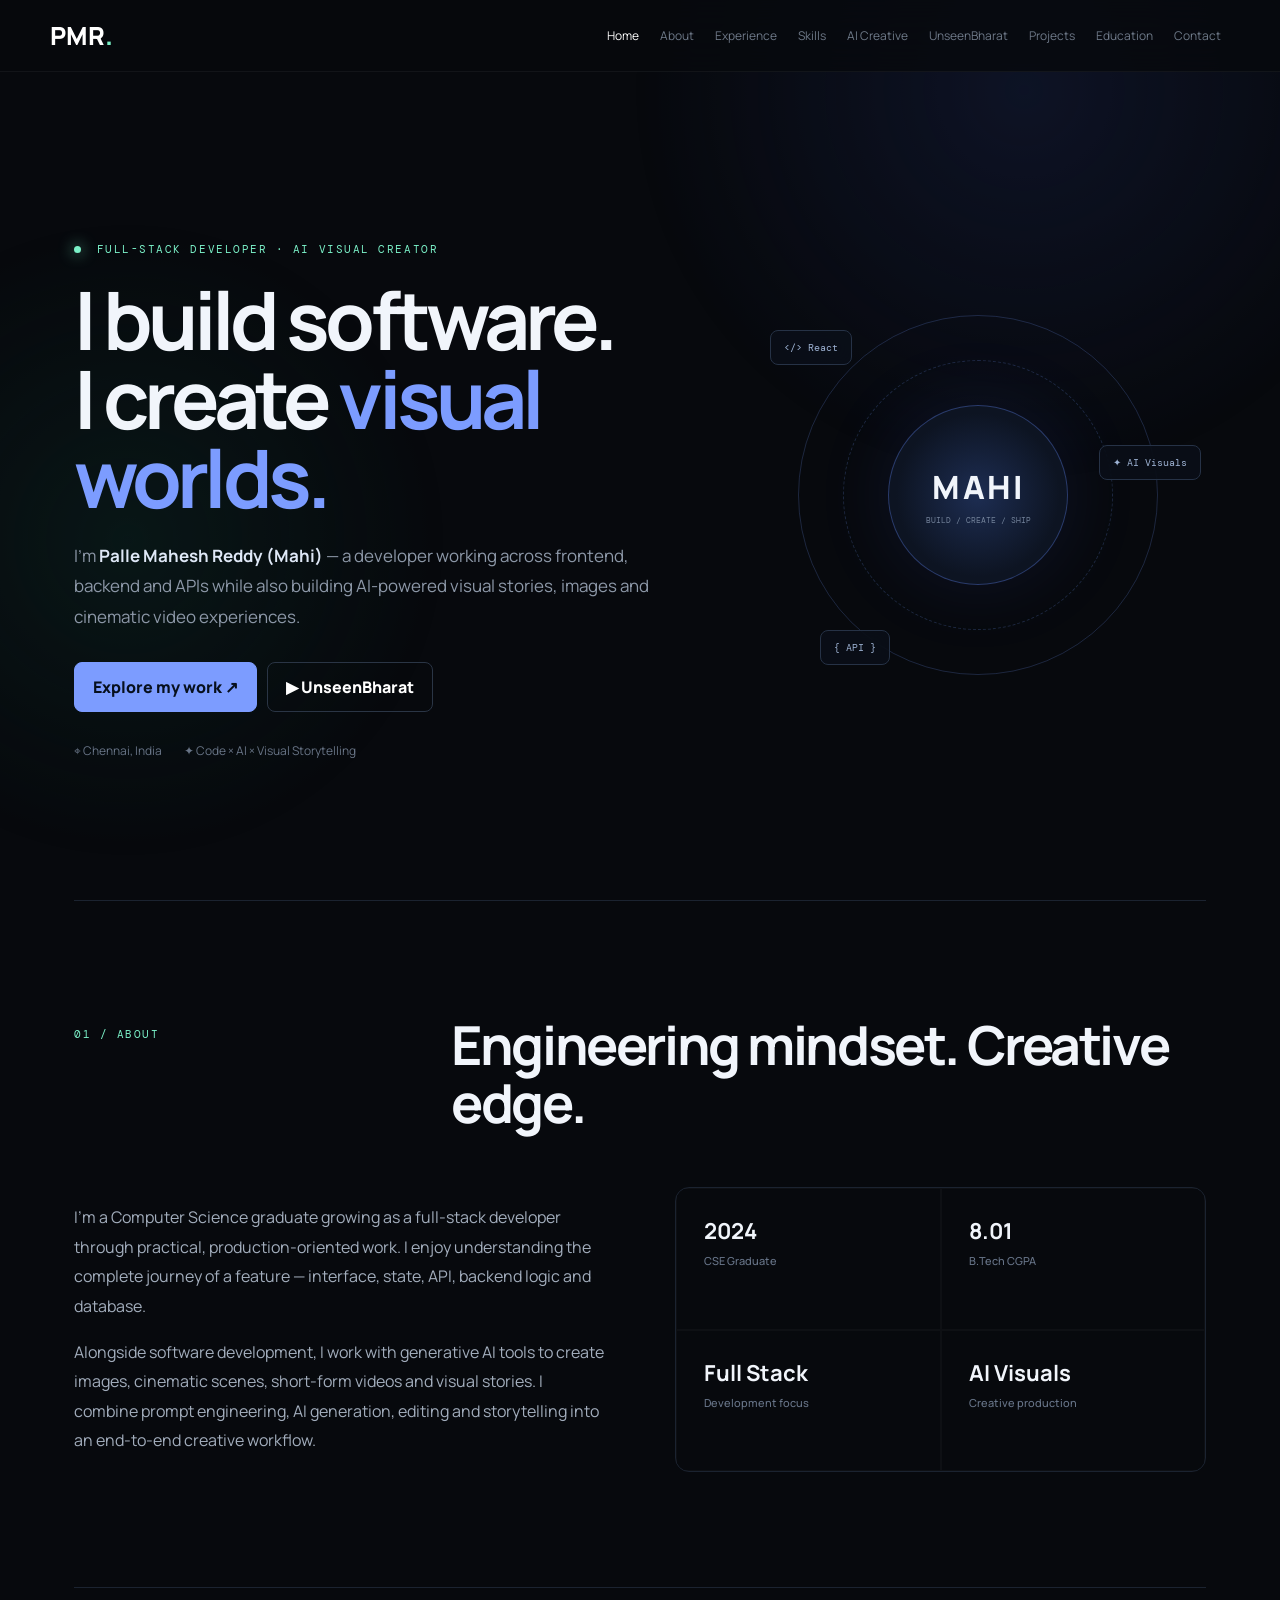
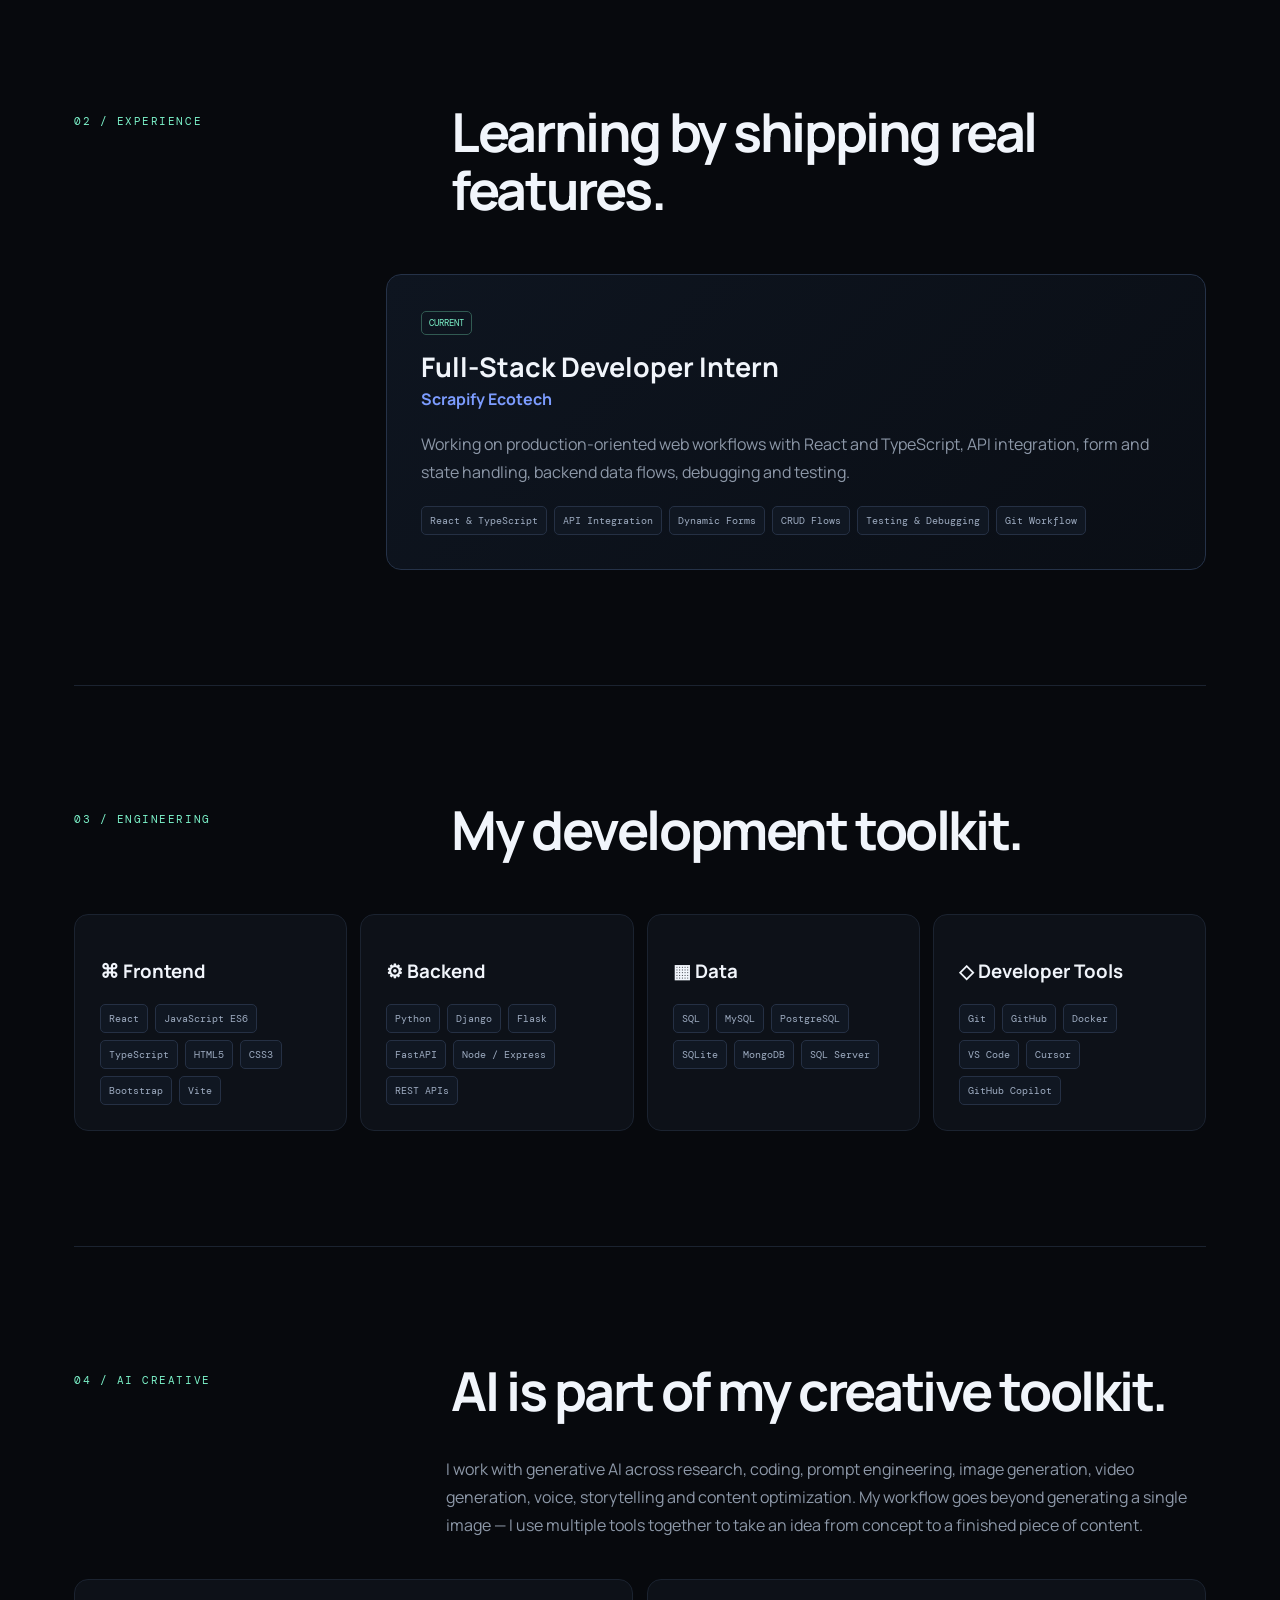
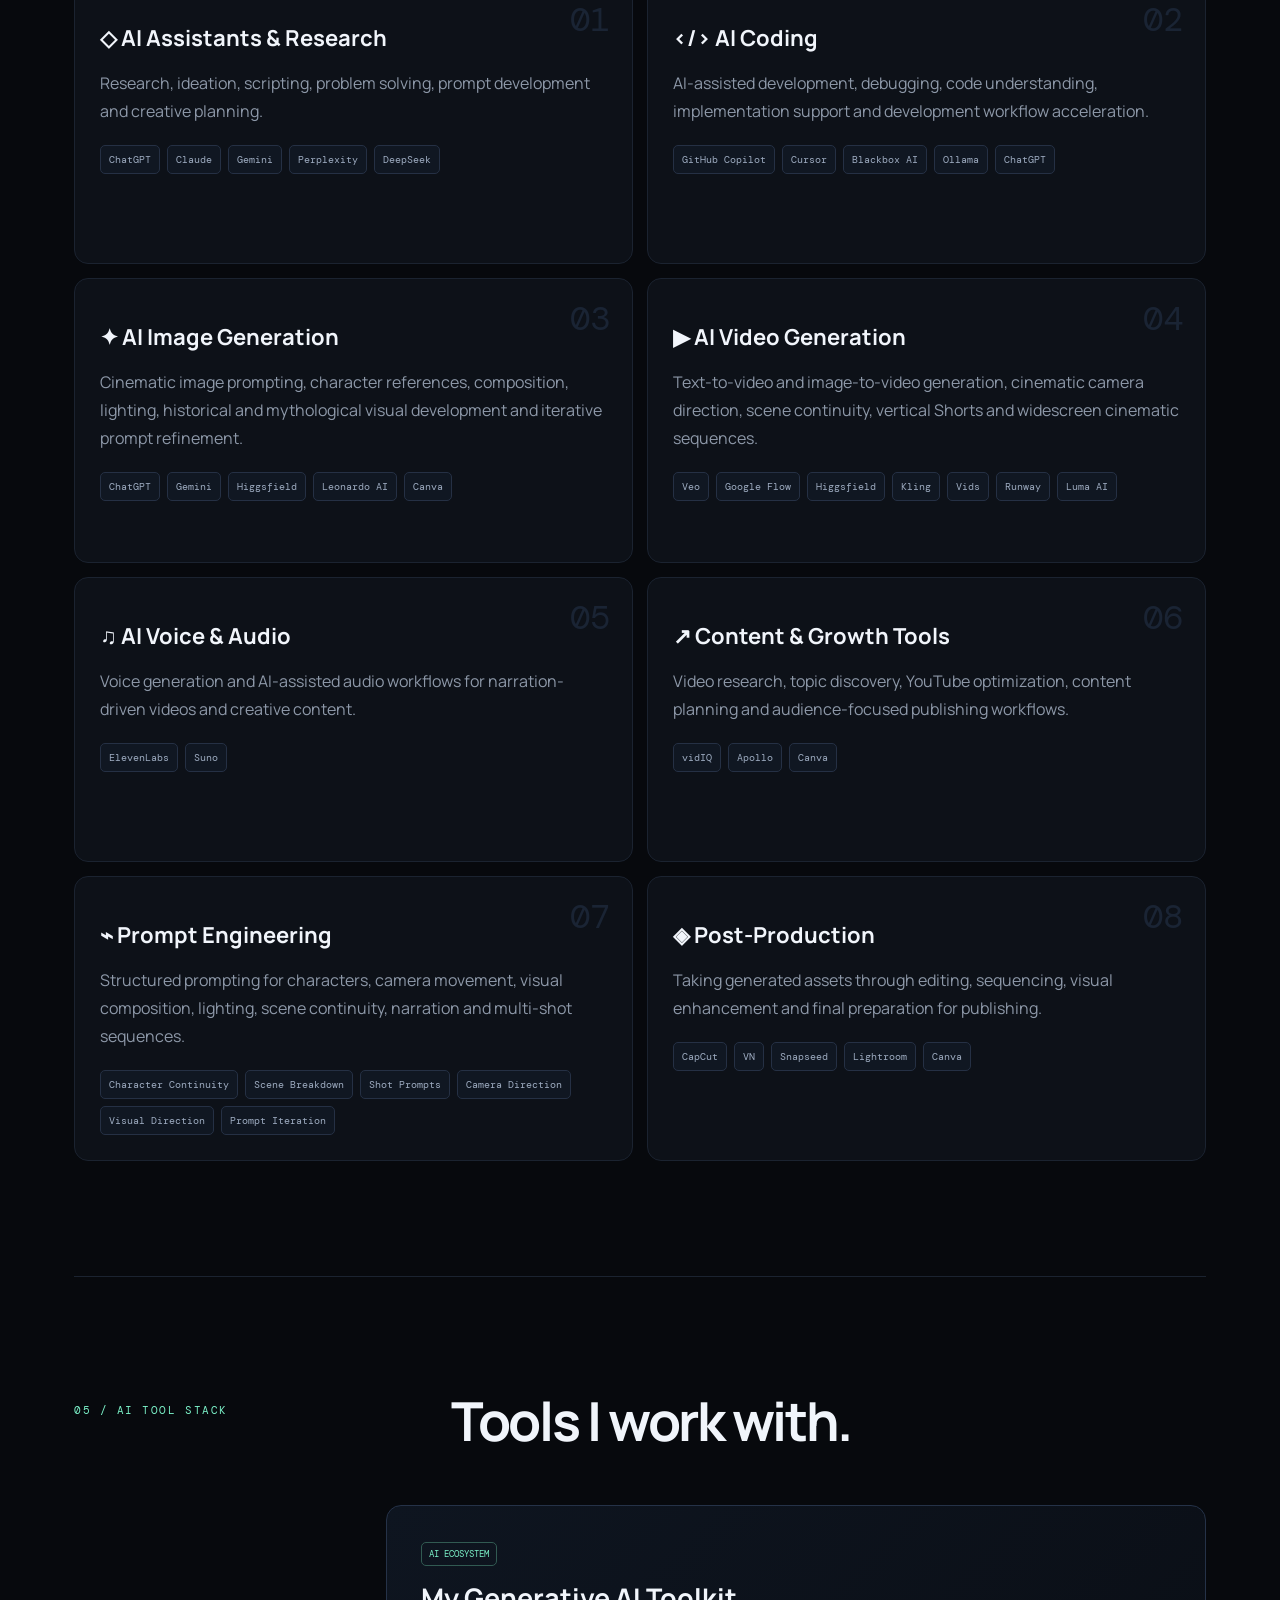
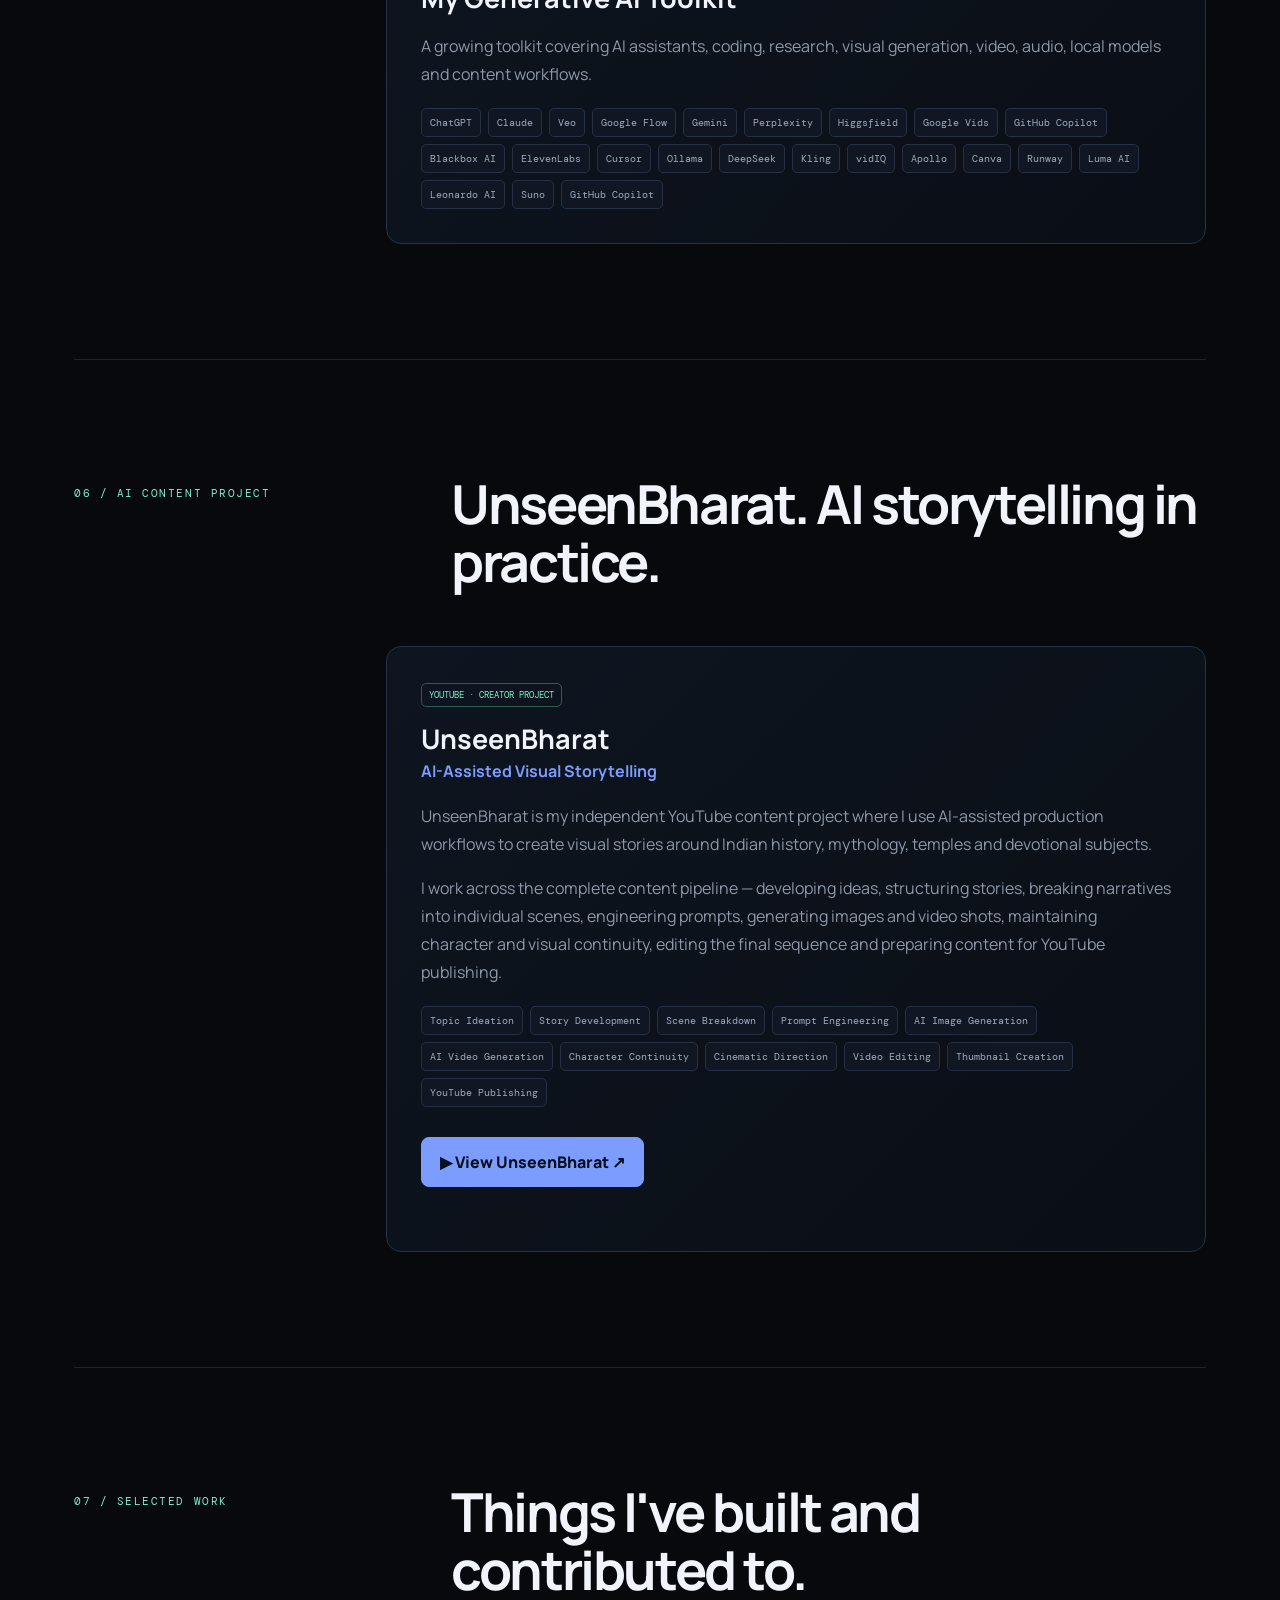
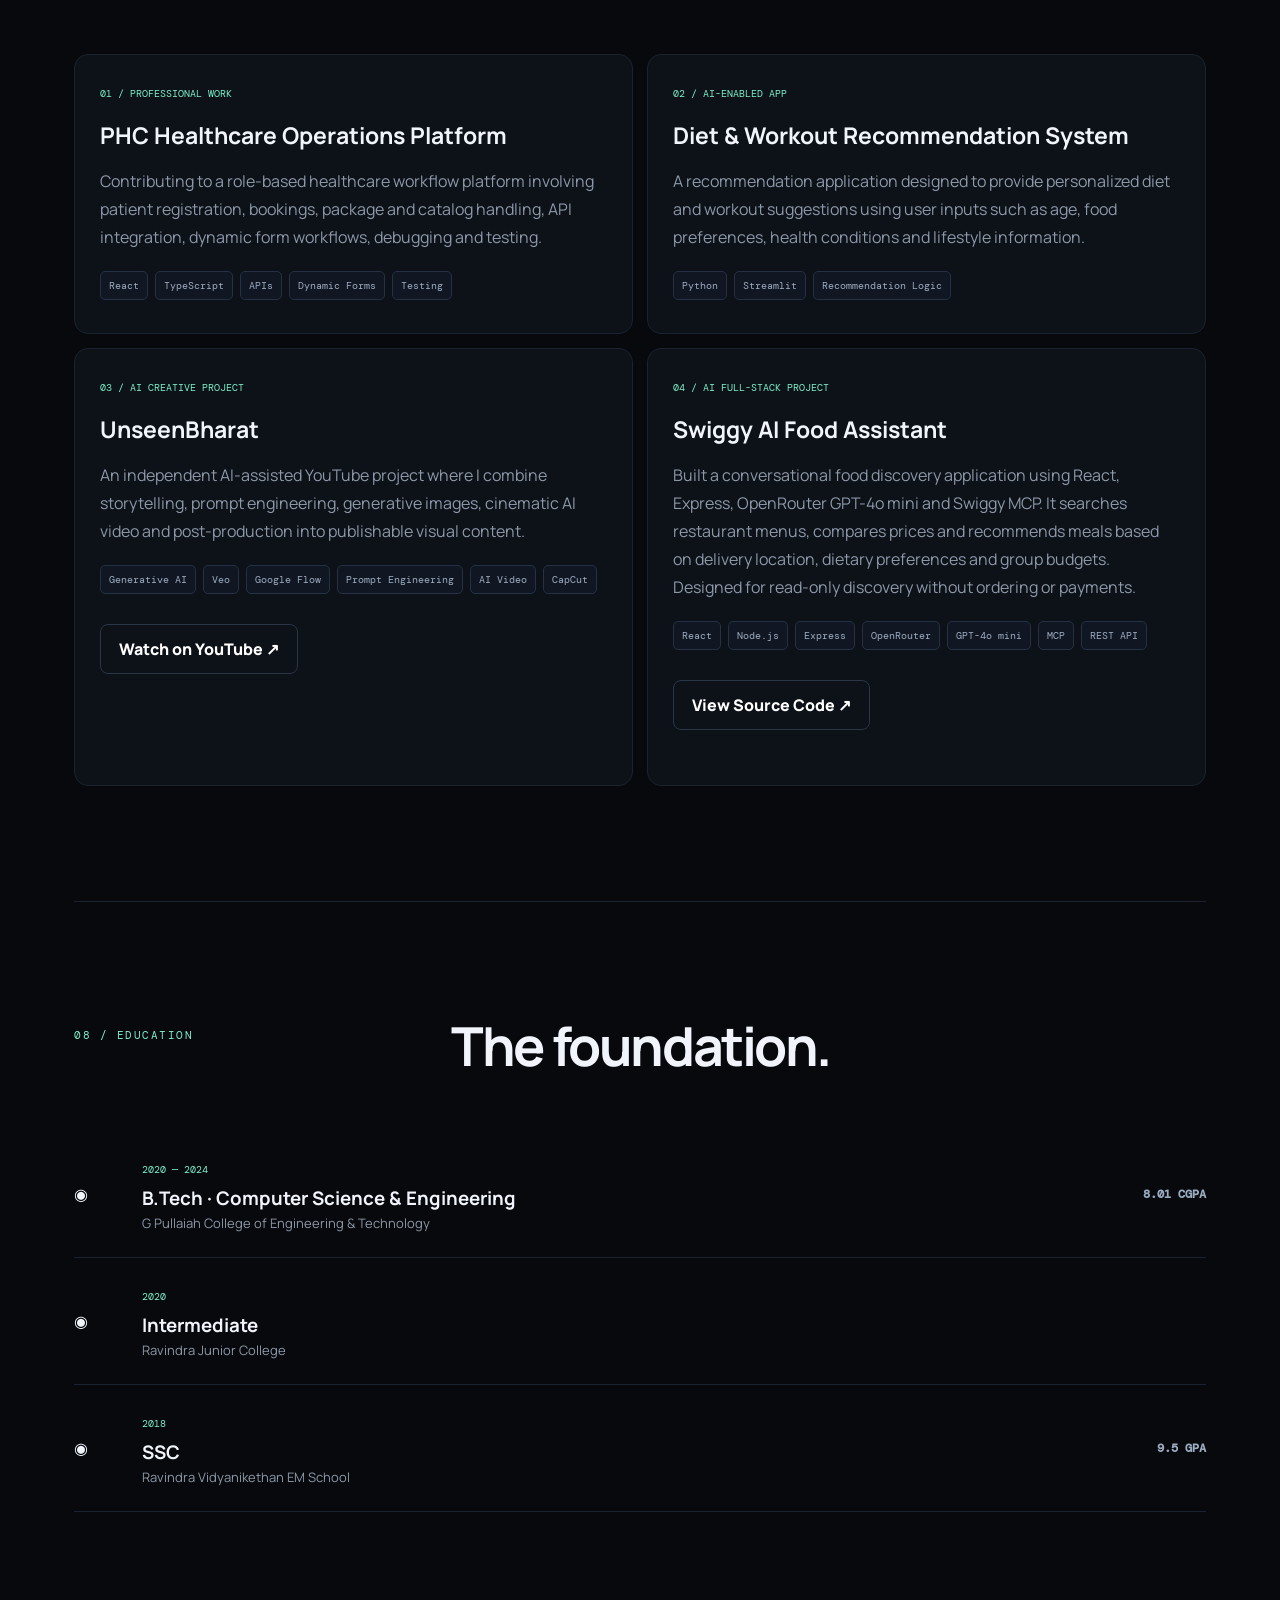
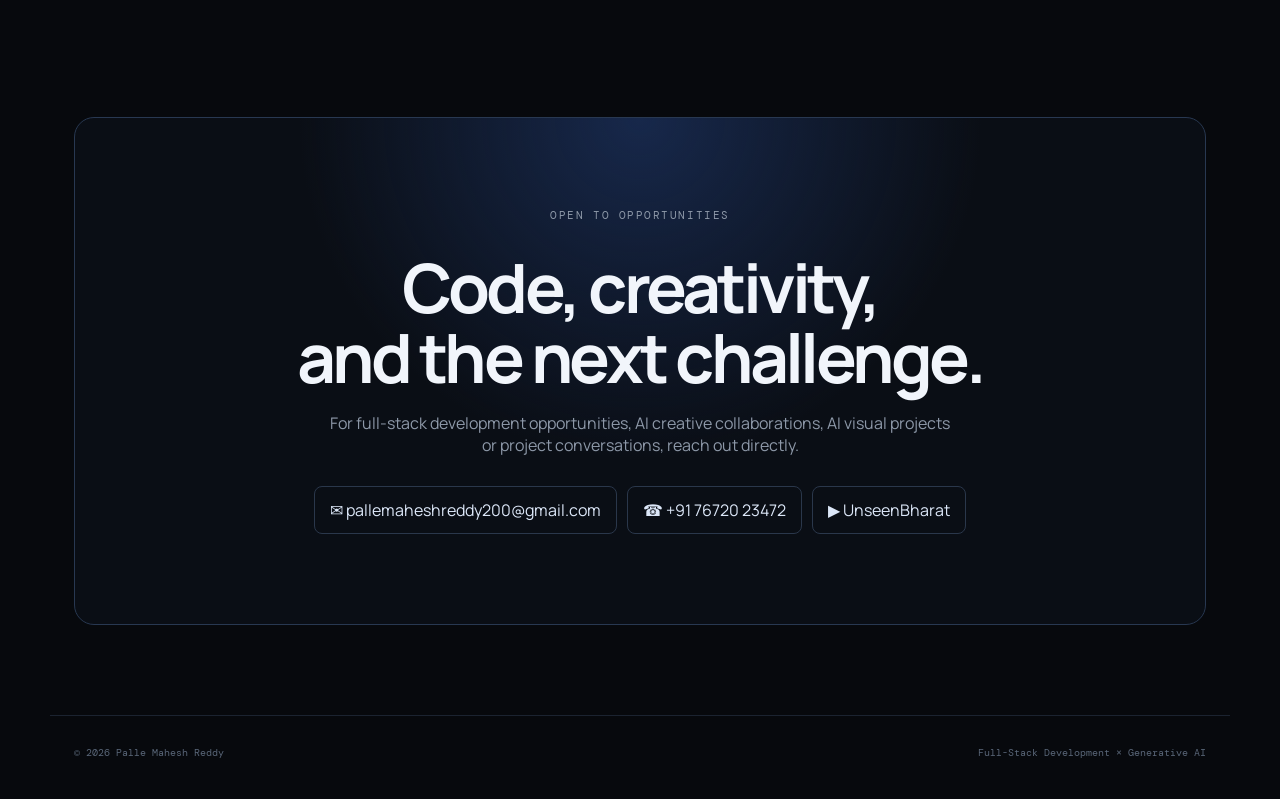
<file: index.html>
<!doctype html>
<html lang="en">

<head>
  <meta charset="UTF-8">

  <meta
    name="viewport"
    content="width=device-width, initial-scale=1"
  >

  <meta
    name="description"
    content="Palle Mahesh Reddy — Full-Stack Developer & AI Visual Creator"
  >

  <title>Palle Mahesh Reddy | Portfolio</title>

  <link rel="stylesheet" href="style.css">
</head>


<body>

  <!-- ================= HEADER ================= -->

  <header>

    <a class="logo" href="#home">
      PMR<span>.</span>
    </a>

    <nav>
      <a href="#home">home</a>
      <a href="#about">about</a>
      <a href="#experience">experience</a>
      <a href="#skills">skills</a>
      <a href="#ai">AI creative</a>
      <a href="#youtube">UnseenBharat</a>
      <a href="#projects">projects</a>
      <a href="#education">education</a>
      <a href="#contact">contact</a>
    </nav>

    <button class="hamb" aria-label="Menu">
      ☰
    </button>

  </header>


  <main>


    <!-- ================= HOME ================= -->

    <section id="home" class="hero">

      <div class="heroText reveal">

        <p class="kicker">
          <i></i>
          FULL-STACK DEVELOPER · AI VISUAL CREATOR
        </p>

        <h1>
          I build software.<br>
          I create <em>visual worlds.</em>
        </h1>

        <p class="lead">
          I'm <b>Palle Mahesh Reddy (Mahi)</b> — a developer
          working across frontend, backend and APIs while also
          building AI-powered visual stories, images and cinematic
          video experiences.
        </p>

        <div class="cta">

          <a class="primary" href="#projects">
            Explore my work ↗
          </a>

          <a
            class="ghost"
            href="https://www.youtube.com/@unseenbharath"
            target="_blank"
            rel="noopener noreferrer"
          >
            ▶ UnseenBharat
          </a>

        </div>

        <div class="meta">

          <span>
            ⌖ Chennai, India
          </span>

          <span>
            ✦ Code × AI × Visual Storytelling
          </span>

        </div>

      </div>


      <div class="heroArt reveal">

        <div class="ring r1"></div>
        <div class="ring r2"></div>

        <div class="core">
          <span>MAHI</span>
          <small>BUILD / CREATE / SHIP</small>
        </div>

        <div class="float f1">
          &lt;/&gt; React
        </div>

        <div class="float f2">
          ✦ AI Visuals
        </div>

        <div class="float f3">
          { API }
        </div>

      </div>

    </section>


    <!-- ================= ABOUT ================= -->

    <section id="about" class="block reveal">

      <div class="head">

        <p>
          01 / ABOUT
        </p>

        <h2>
          Engineering mindset.
          Creative edge.
        </h2>

      </div>


      <div class="about">

        <div>

          <p>
            I'm a Computer Science graduate growing as a
            full-stack developer through practical,
            production-oriented work. I enjoy understanding
            the complete journey of a feature — interface,
            state, API, backend logic and database.
          </p>

          <p>
            Alongside software development, I work with
            generative AI tools to create images, cinematic
            scenes, short-form videos and visual stories.
            I combine prompt engineering, AI generation,
            editing and storytelling into an end-to-end
            creative workflow.
          </p>

        </div>


        <div class="numbers">

          <b>
            2024
            <small>CSE Graduate</small>
          </b>

          <b>
            8.01
            <small>B.Tech CGPA</small>
          </b>

          <b>
            Full Stack
            <small>Development focus</small>
          </b>

          <b>
            AI Visuals
            <small>Creative production</small>
          </b>

        </div>

      </div>

    </section>


    <!-- ================= EXPERIENCE ================= -->

    <section id="experience" class="block reveal">

      <div class="head">

        <p>
          02 / EXPERIENCE
        </p>

        <h2>
          Learning by shipping
          real features.
        </h2>

      </div>


      <article class="experience">

        <span class="badge">
          CURRENT
        </span>

        <h3>
          Full-Stack Developer Intern
        </h3>

        <h4>
          Scrapify Ecotech
        </h4>

        <p>
          Working on production-oriented web workflows with
          React and TypeScript, API integration, form and state
          handling, backend data flows, debugging and testing.
        </p>

        <div class="chips">

          <span>React & TypeScript</span>
          <span>API Integration</span>
          <span>Dynamic Forms</span>
          <span>CRUD Flows</span>
          <span>Testing & Debugging</span>
          <span>Git Workflow</span>

        </div>

      </article>

    </section>


    <!-- ================= ENGINEERING SKILLS ================= -->

    <section id="skills" class="block reveal">

      <div class="head">

        <p>
          03 / ENGINEERING
        </p>

        <h2>
          My development toolkit.
        </h2>

      </div>


      <div class="grid4">


        <!-- Frontend -->

        <article class="card">

          <h3>
            ⌘ Frontend
          </h3>

          <div class="chips">

            <span>React</span>
            <span>JavaScript ES6</span>
            <span>TypeScript</span>
            <span>HTML5</span>
            <span>CSS3</span>
            <span>Bootstrap</span>
            <span>Vite</span>

          </div>

        </article>


        <!-- Backend -->

        <article class="card">

          <h3>
            ⚙ Backend
          </h3>

          <div class="chips">

            <span>Python</span>
            <span>Django</span>
            <span>Flask</span>
            <span>FastAPI</span>
            <span>Node / Express</span>
            <span>REST APIs</span>

          </div>

        </article>


        <!-- Database -->

        <article class="card">

          <h3>
            ▦ Data
          </h3>

          <div class="chips">

            <span>SQL</span>
            <span>MySQL</span>
            <span>PostgreSQL</span>
            <span>SQLite</span>
            <span>MongoDB</span>
            <span>SQL Server</span>

          </div>

        </article>


        <!-- Development Tools -->

        <article class="card">

          <h3>
            ◇ Developer Tools
          </h3>

          <div class="chips">

            <span>Git</span>
            <span>GitHub</span>
            <span>Docker</span>
            <span>VS Code</span>
            <span>Cursor</span>
            <span>GitHub Copilot</span>

          </div>

        </article>


      </div>

    </section>


    <!-- ================= AI CREATIVE ================= -->

    <section id="ai" class="block aiBlock reveal">

      <div class="head">

        <p>
          04 / AI CREATIVE
        </p>

        <h2>
          AI is part of
          my creative toolkit.
        </h2>

      </div>


      <p class="intro">
        I work with generative AI across research, coding,
        prompt engineering, image generation, video generation,
        voice, storytelling and content optimization. My workflow
        goes beyond generating a single image — I use multiple
        tools together to take an idea from concept to a
        finished piece of content.
      </p>


      <div class="aiGrid">


        <!-- AI Assistants -->

        <article class="aiCard">

          <div class="aiNum">
            01
          </div>

          <h3>
            ◇ AI Assistants & Research
          </h3>

          <p>
            Research, ideation, scripting, problem solving,
            prompt development and creative planning.
          </p>

          <div class="chips">

            <span>ChatGPT</span>
            <span>Claude</span>
            <span>Gemini</span>
            <span>Perplexity</span>
            <span>DeepSeek</span>

          </div>

        </article>


        <!-- AI Coding -->

        <article class="aiCard">

          <div class="aiNum">
            02
          </div>

          <h3>
            &lt;/&gt; AI Coding
          </h3>

          <p>
            AI-assisted development, debugging, code
            understanding, implementation support and
            development workflow acceleration.
          </p>

          <div class="chips">

            <span>GitHub Copilot</span>
            <span>Cursor</span>
            <span>Blackbox AI</span>
            <span>Ollama</span>
            <span>ChatGPT</span>

          </div>

        </article>


        <!-- AI Images -->

        <article class="aiCard">

          <div class="aiNum">
            03
          </div>

          <h3>
            ✦ AI Image Generation
          </h3>

          <p>
            Cinematic image prompting, character references,
            composition, lighting, historical and mythological
            visual development and iterative prompt refinement.
          </p>

          <div class="chips">

            <span>ChatGPT</span>
            <span>Gemini</span>
            <span>Higgsfield</span>
            <span>Leonardo AI</span>
            <span>Canva</span>

          </div>

        </article>


        <!-- AI Video -->

        <article class="aiCard">

          <div class="aiNum">
            04
          </div>

          <h3>
            ▶ AI Video Generation
          </h3>

          <p>
            Text-to-video and image-to-video generation,
            cinematic camera direction, scene continuity,
            vertical Shorts and widescreen cinematic sequences.
          </p>

          <div class="chips">

            <span>Veo</span>
            <span>Google Flow</span>
            <span>Higgsfield</span>
            <span>Kling</span>
            <span>Vids</span>
            <span>Runway</span>
            <span>Luma AI</span>

          </div>

        </article>


        <!-- Voice / Audio -->

        <article class="aiCard">

          <div class="aiNum">
            05
          </div>

          <h3>
            ♫ AI Voice & Audio
          </h3>

          <p>
            Voice generation and AI-assisted audio workflows
            for narration-driven videos and creative content.
          </p>

          <div class="chips">

            <span>ElevenLabs</span>
            <span>Suno</span>

          </div>

        </article>


        <!-- Growth -->

        <article class="aiCard">

          <div class="aiNum">
            06
          </div>

          <h3>
            ↗ Content & Growth Tools
          </h3>

          <p>
            Video research, topic discovery, YouTube
            optimization, content planning and audience-focused
            publishing workflows.
          </p>

          <div class="chips">

            <span>vidIQ</span>
            <span>Apollo</span>
            <span>Canva</span>

          </div>

        </article>


        <!-- Prompt Engineering -->

        <article class="aiCard">

          <div class="aiNum">
            07
          </div>

          <h3>
            ⌁ Prompt Engineering
          </h3>

          <p>
            Structured prompting for characters, camera
            movement, visual composition, lighting, scene
            continuity, narration and multi-shot sequences.
          </p>

          <div class="chips">

            <span>Character Continuity</span>
            <span>Scene Breakdown</span>
            <span>Shot Prompts</span>
            <span>Camera Direction</span>
            <span>Visual Direction</span>
            <span>Prompt Iteration</span>

          </div>

        </article>


        <!-- Post Production -->

        <article class="aiCard">

          <div class="aiNum">
            08
          </div>

          <h3>
            ◈ Post-Production
          </h3>

          <p>
            Taking generated assets through editing,
            sequencing, visual enhancement and final
            preparation for publishing.
          </p>

          <div class="chips">

            <span>CapCut</span>
            <span>VN</span>
            <span>Snapseed</span>
            <span>Lightroom</span>
            <span>Canva</span>

          </div>

        </article>


      </div>

    </section>


    <!-- ================= AI TOOL STACK ================= -->

    <section class="block reveal">

      <div class="head">

        <p>
          05 / AI TOOL STACK
        </p>

        <h2>
          Tools I work with.
        </h2>

      </div>


      <div class="experience">

        <span class="badge">
          AI ECOSYSTEM
        </span>

        <h3>
          My Generative AI Toolkit
        </h3>

        <p>
          A growing toolkit covering AI assistants, coding,
          research, visual generation, video, audio,
          local models and content workflows.
        </p>

        <div class="chips">

          <span>ChatGPT</span>
          <span>Claude</span>
          <span>Veo</span>
          <span>Google Flow</span>
          <span>Gemini</span>
          <span>Perplexity</span>
          <span>Higgsfield</span>
          <span>Google Vids</span>
          <span>GitHub Copilot</span>
          <span>Blackbox AI</span>
          <span>ElevenLabs</span>
          <span>Cursor</span>
          <span>Ollama</span>
          <span>DeepSeek</span>
          <span>Kling</span>
          <span>vidIQ</span>
          <span>Apollo</span>

          <!-- Additional tools -->
          <span>Canva</span>
          <span>Runway</span>
          <span>Luma AI</span>
          <span>Leonardo AI</span>
          <span>Suno</span>
          <span>GitHub Copilot</span>

        </div>

      </div>

    </section>


    <!-- ================= UNSEENBHARAT ================= -->

    <section id="youtube" class="block reveal">

      <div class="head">

        <p>
          06 / AI CONTENT PROJECT
        </p>

        <h2>
          UnseenBharat.
          AI storytelling in practice.
        </h2>

      </div>


      <article class="experience">

        <span class="badge">
          YOUTUBE · CREATOR PROJECT
        </span>

        <h3>
          UnseenBharat
        </h3>

        <h4>
          AI-Assisted Visual Storytelling
        </h4>

        <p>
          UnseenBharat is my independent YouTube content
          project where I use AI-assisted production workflows
          to create visual stories around Indian history,
          mythology, temples and devotional subjects.
        </p>

        <p>
          I work across the complete content pipeline —
          developing ideas, structuring stories, breaking
          narratives into individual scenes, engineering
          prompts, generating images and video shots,
          maintaining character and visual continuity,
          editing the final sequence and preparing content
          for YouTube publishing.
        </p>

        <div class="chips">

          <span>Topic Ideation</span>
          <span>Story Development</span>
          <span>Scene Breakdown</span>
          <span>Prompt Engineering</span>
          <span>AI Image Generation</span>
          <span>AI Video Generation</span>
          <span>Character Continuity</span>
          <span>Cinematic Direction</span>
          <span>Video Editing</span>
          <span>Thumbnail Creation</span>
          <span>YouTube Publishing</span>

        </div>


        <div class="cta">

          <a
            class="primary"
            href="https://www.youtube.com/@unseenbharath"
            target="_blank"
            rel="noopener noreferrer"
          >
            ▶ View UnseenBharat ↗
          </a>

        </div>

      </article>

    </section>


    <!-- ================= PROJECTS ================= -->

    <section id="projects" class="block reveal">

      <div class="head">

        <p>
          07 / SELECTED WORK
        </p>

        <h2>
          Things I've built
          and contributed to.
        </h2>

      </div>


      <div class="projectGrid">


        <!-- PHC -->

        <article class="project">

          <small>
            01 / PROFESSIONAL WORK
          </small>

          <h3>
            PHC Healthcare Operations Platform
          </h3>

          <p>
            Contributing to a role-based healthcare workflow
            platform involving patient registration, bookings,
            package and catalog handling, API integration,
            dynamic form workflows, debugging and testing.
          </p>

          <div class="chips">

            <span>React</span>
            <span>TypeScript</span>
            <span>APIs</span>
            <span>Dynamic Forms</span>
            <span>Testing</span>

          </div>

        </article>


        <!-- Diet Workout -->

        <article class="project">

          <small>
            02 / AI-ENABLED APP
          </small>

          <h3>
            Diet & Workout Recommendation System
          </h3>

          <p>
            A recommendation application designed to provide
            personalized diet and workout suggestions using
            user inputs such as age, food preferences,
            health conditions and lifestyle information.
          </p>

          <div class="chips">

            <span>Python</span>
            <span>Streamlit</span>
            <span>Recommendation Logic</span>

          </div>

        </article>


        <!-- UnseenBharat -->

        <article class="project">

          <small>
            03 / AI CREATIVE PROJECT
          </small>

          <h3>
            UnseenBharat
          </h3>

          <p>
            An independent AI-assisted YouTube project where
            I combine storytelling, prompt engineering,
            generative images, cinematic AI video and
            post-production into publishable visual content.
          </p>

          <div class="chips">

            <span>Generative AI</span>
            <span>Veo</span>
            <span>Google Flow</span>
            <span>Prompt Engineering</span>
            <span>AI Video</span>
            <span>CapCut</span>

          </div>


          <div class="cta">

            <a
              class="ghost"
              href="https://www.youtube.com/@unseenbharath"
              target="_blank"
              rel="noopener noreferrer"
            >
              Watch on YouTube ↗
            </a>

          </div>

        </article>


        <!-- Swiggy AI Food Assistant -->

        <article class="project">

          <small>
            04 / AI FULL-STACK PROJECT
          </small>

          <h3>
            Swiggy AI Food Assistant
          </h3>

          <p>
            Built a conversational food discovery application using React,
            Express, OpenRouter GPT-4o mini and Swiggy MCP. It searches
            restaurant menus, compares prices and recommends meals based on
            delivery location, dietary preferences and group budgets.
            Designed for read-only discovery without ordering or payments.
          </p>

          <div class="chips">
            <span>React</span>
            <span>Node.js</span>
            <span>Express</span>
            <span>OpenRouter</span>
            <span>GPT-4o mini</span>
            <span>MCP</span>
            <span>REST API</span>
          </div>

          <div class="cta">
            <a
              class="ghost"
              href="https://github.com/20at1a0578/mcp"
              target="_blank"
              rel="noopener noreferrer"
            >
              View Source Code ↗
            </a>
          </div>

        </article>

      </div>

    </section>


    <!-- ================= EDUCATION ================= -->

    <section id="education" class="block reveal">

      <div class="head">

        <p>
          08 / EDUCATION
        </p>

        <h2>
          The foundation.
        </h2>

      </div>


      <!-- BTech -->

      <div class="edu">

        <span>
          ◉
        </span>

        <div>

          <small>
            2020 — 2024
          </small>

          <h3>
            B.Tech · Computer Science & Engineering
          </h3>

          <p>
            G Pullaiah College of Engineering & Technology
          </p>

        </div>

        <strong>
          8.01 CGPA
        </strong>

      </div>


      <!-- Intermediate -->

      <div class="edu">

        <span>
          ◉
        </span>

        <div>

          <small>
            2020
          </small>

          <h3>
            Intermediate
          </h3>

          <p>
            Ravindra Junior College
          </p>

        </div>

      </div>


      <!-- SSC -->

      <div class="edu">

        <span>
          ◉
        </span>

        <div>

          <small>
            2018
          </small>

          <h3>
            SSC
          </h3>

          <p>
            Ravindra Vidyanikethan EM School
          </p>

        </div>

        <strong>
          9.5 GPA
        </strong>

      </div>

    </section>


    <!-- ================= CONTACT ================= -->

    <section id="contact" class="contact reveal">

      <p class="kicker">
        OPEN TO OPPORTUNITIES
      </p>

      <h2>
        Code, creativity,<br>
        and the next challenge.
      </h2>

      <p>
        For full-stack development opportunities,
        AI creative collaborations, AI visual projects
        or project conversations, reach out directly.
      </p>


      <div>

        <a href="mailto:pallemaheshreddy200@gmail.com">
          ✉ pallemaheshreddy200@gmail.com
        </a>

        <a href="tel:+917672023472">
          ☎ +91 76720 23472
        </a>

        <a
          href="https://www.youtube.com/@unseenbharath"
          target="_blank"
          rel="noopener noreferrer"
        >
          ▶ UnseenBharat
        </a>

      </div>

    </section>


  </main>


  <!-- ================= FOOTER ================= -->

  <footer>

    © 2026 Palle Mahesh Reddy

    <span>
      Full-Stack Development × Generative AI
    </span>

  </footer>


  <script src="script.js"></script>

</body>

</html>
</file>
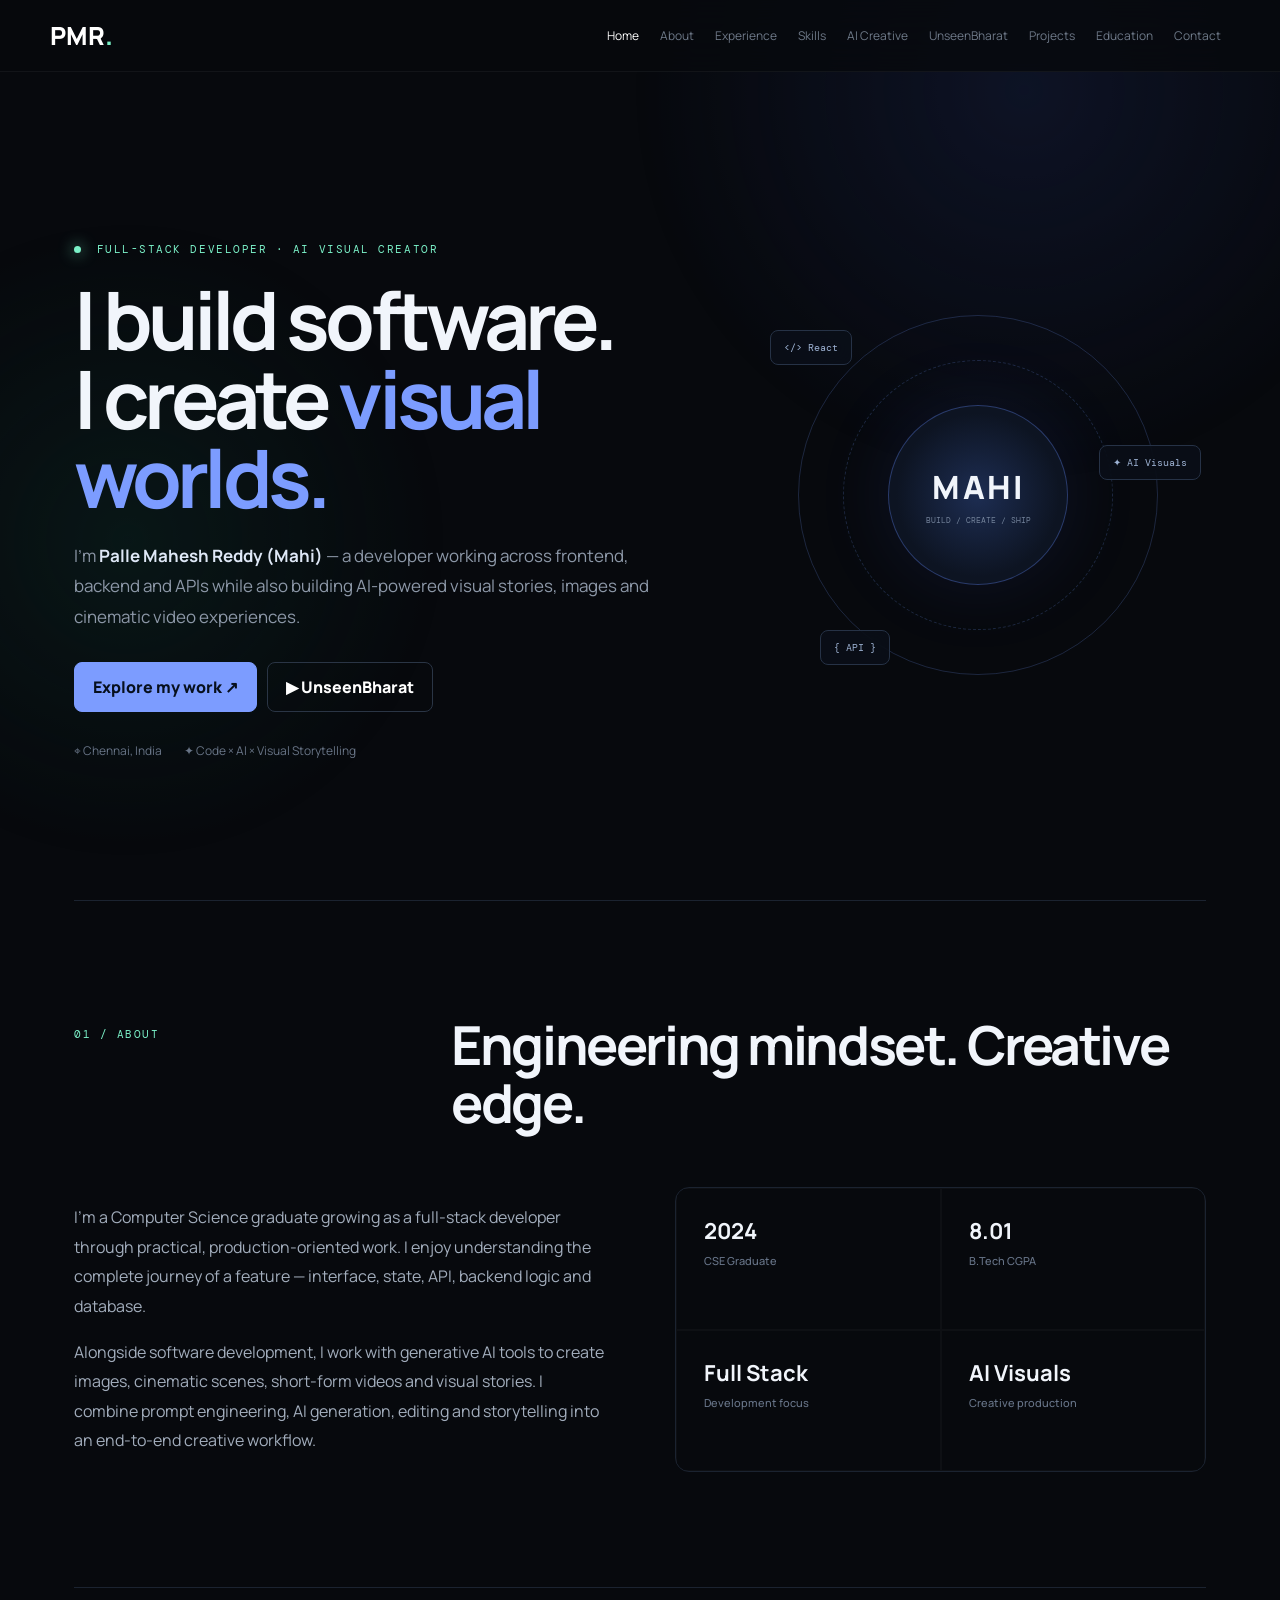
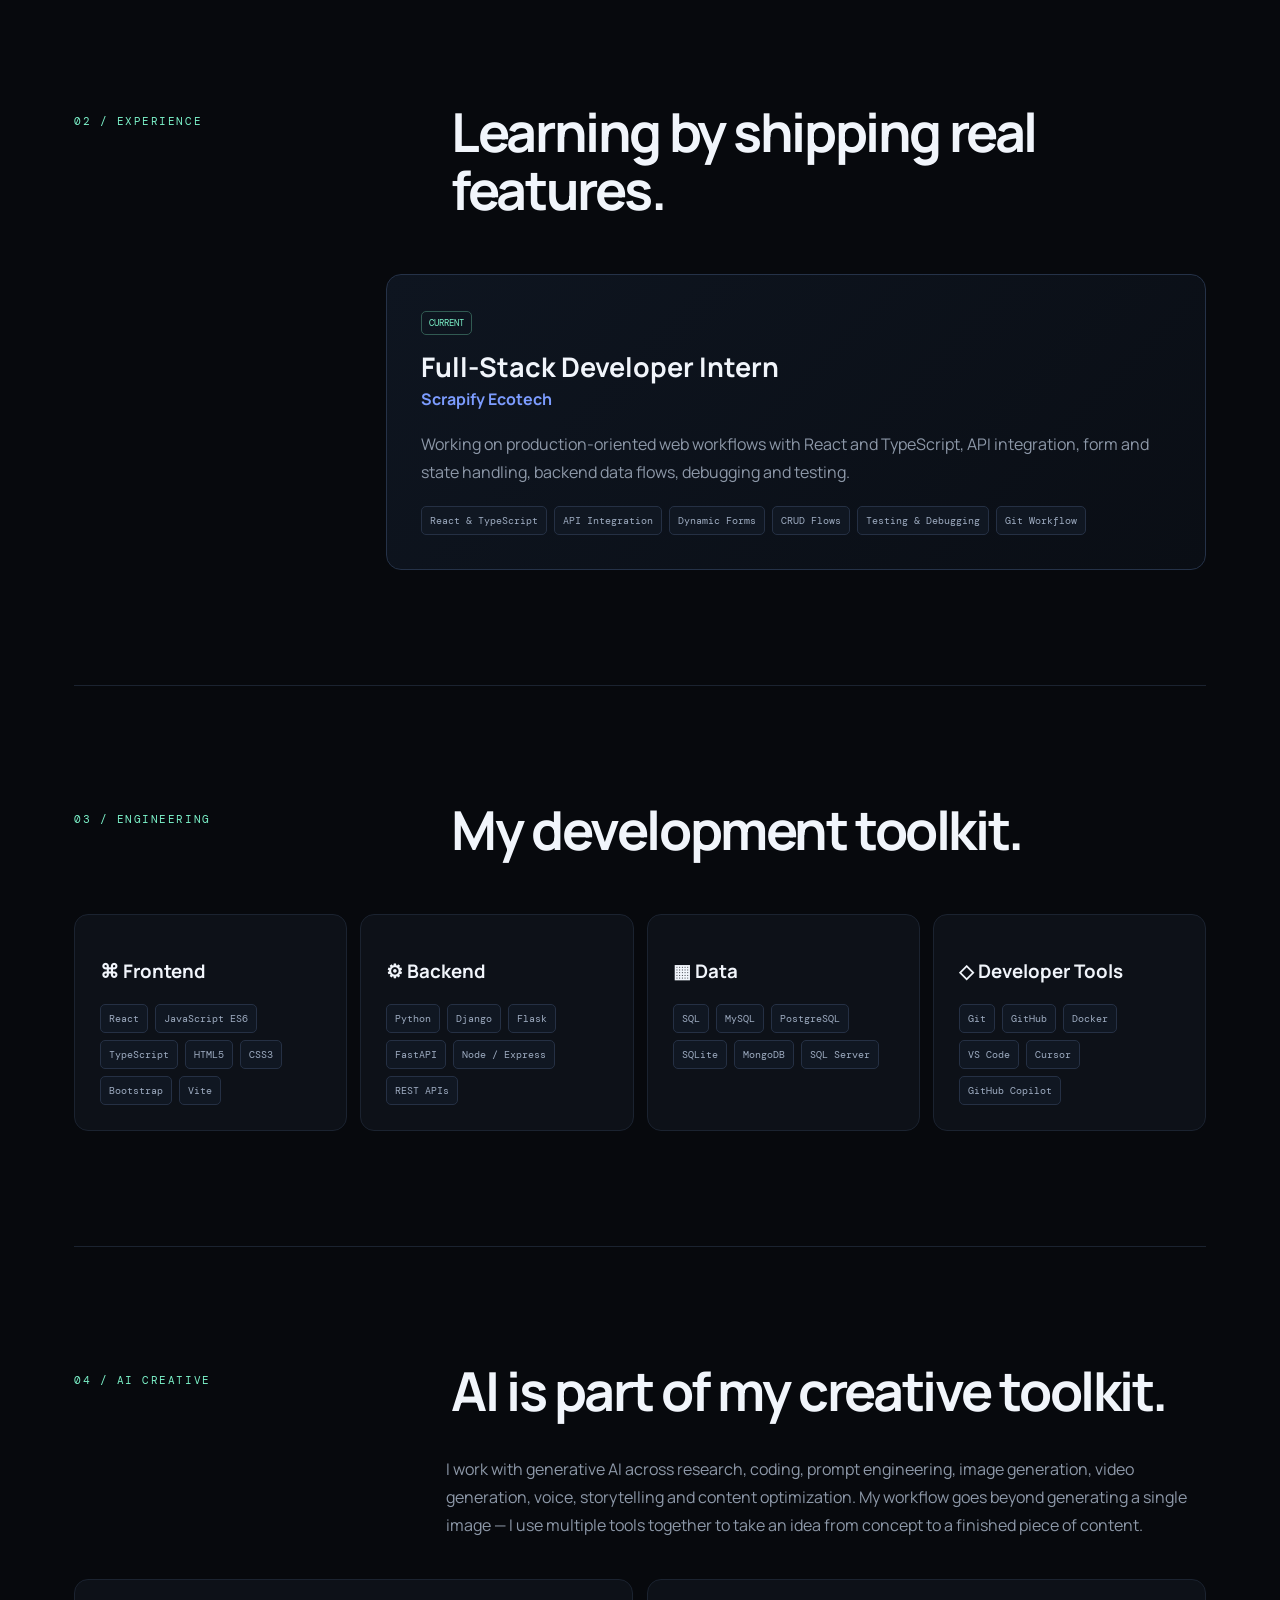
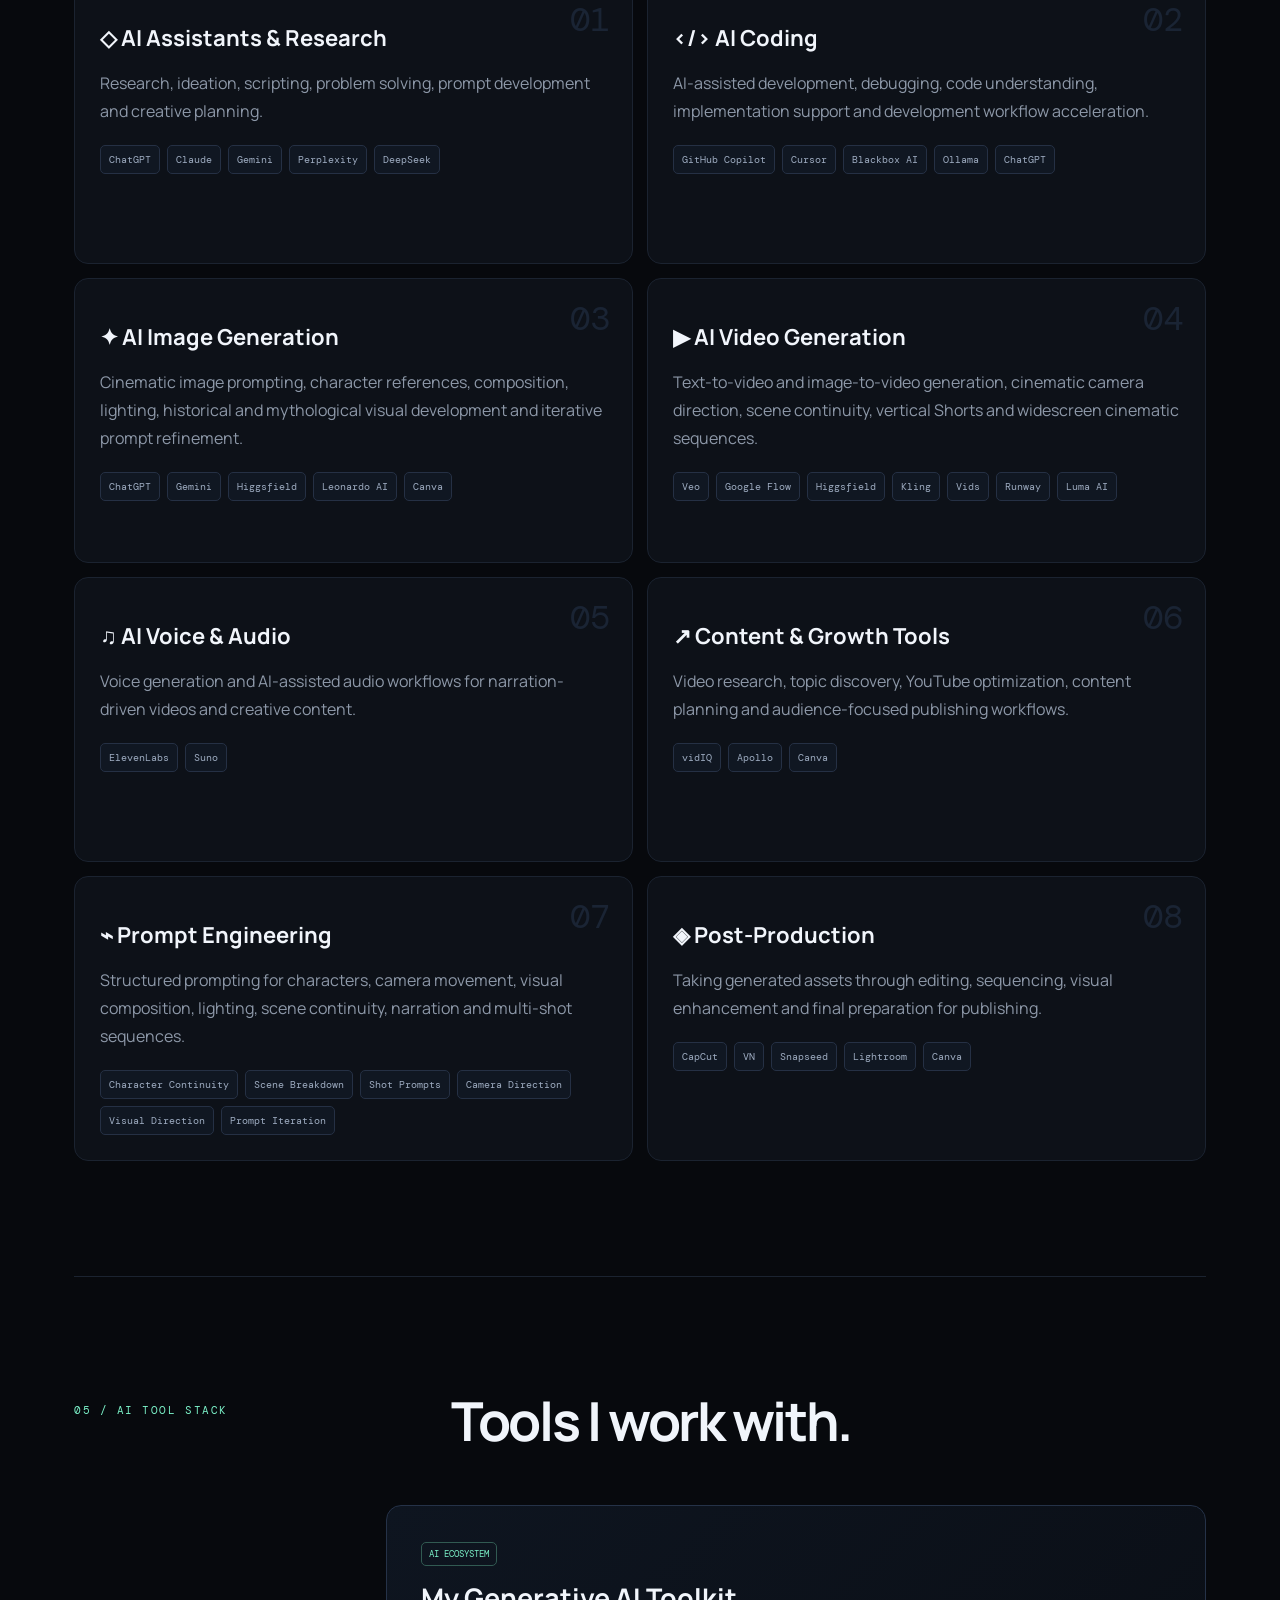
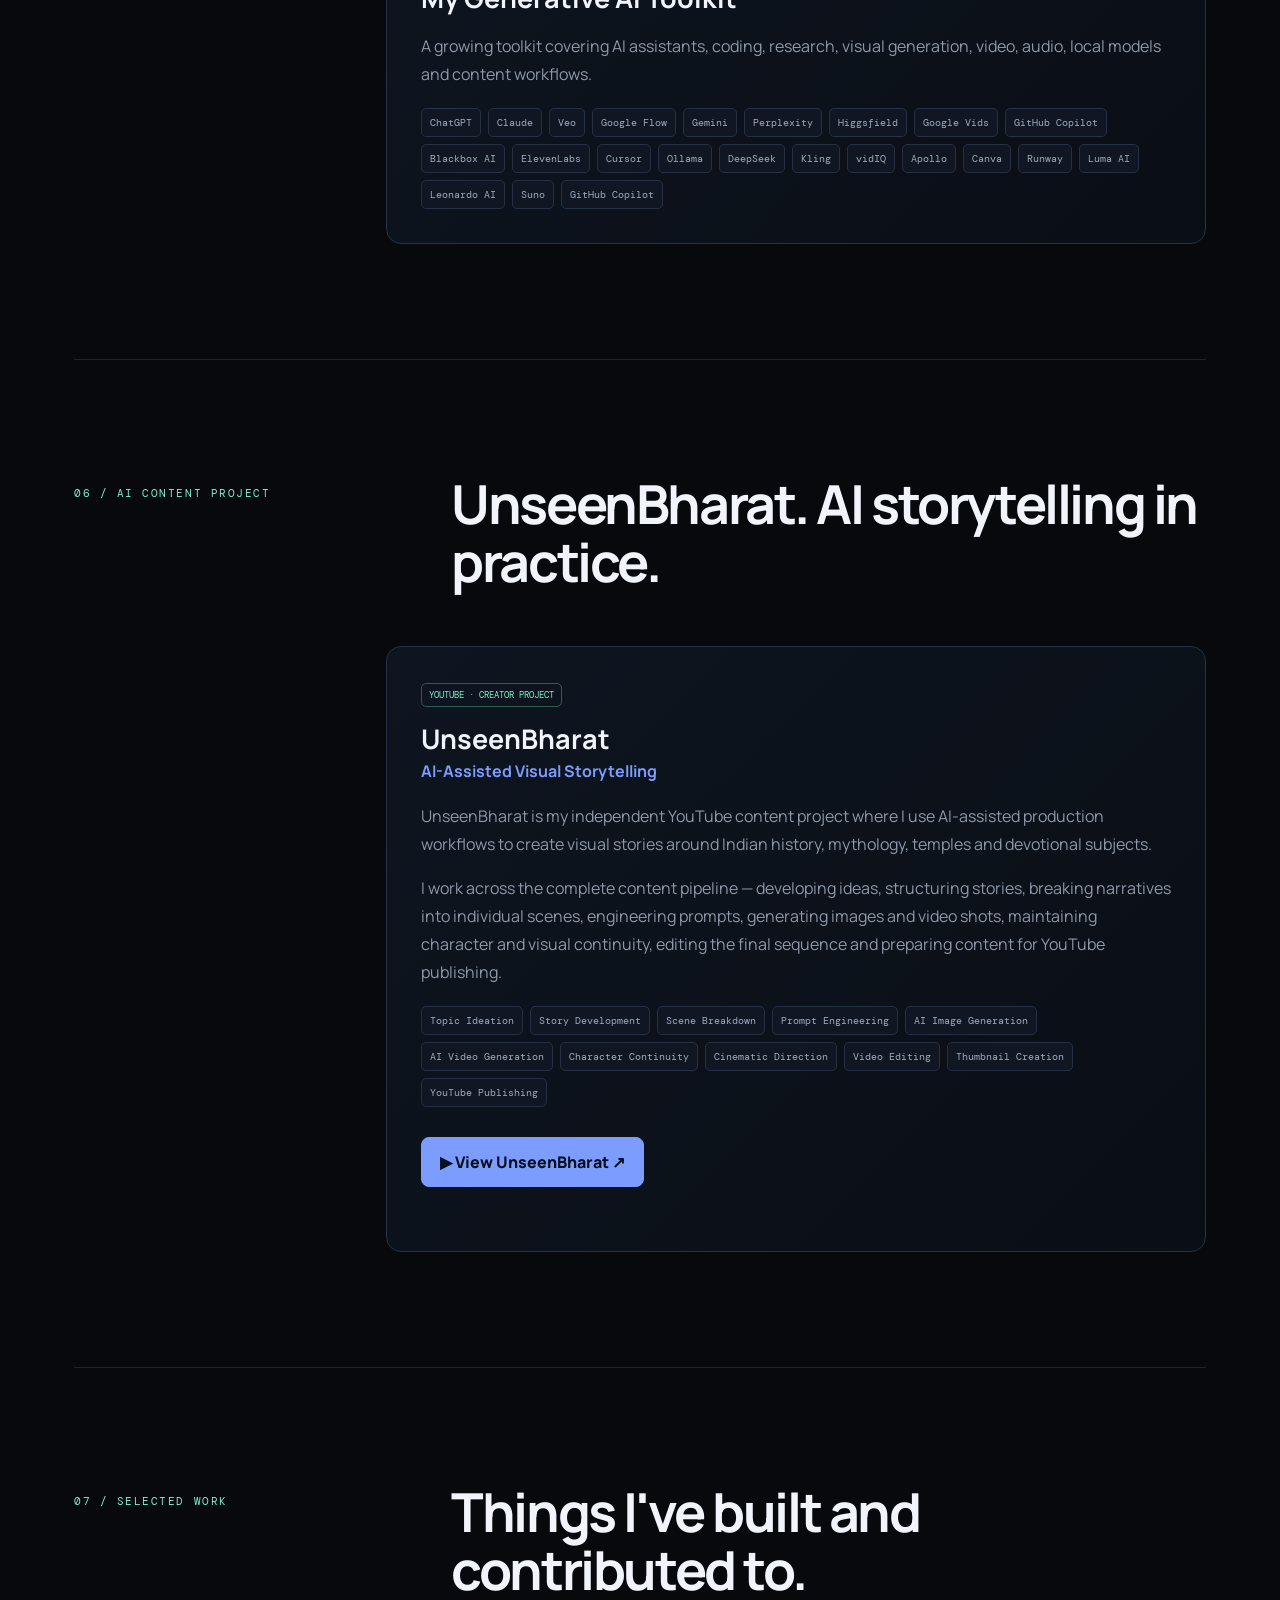
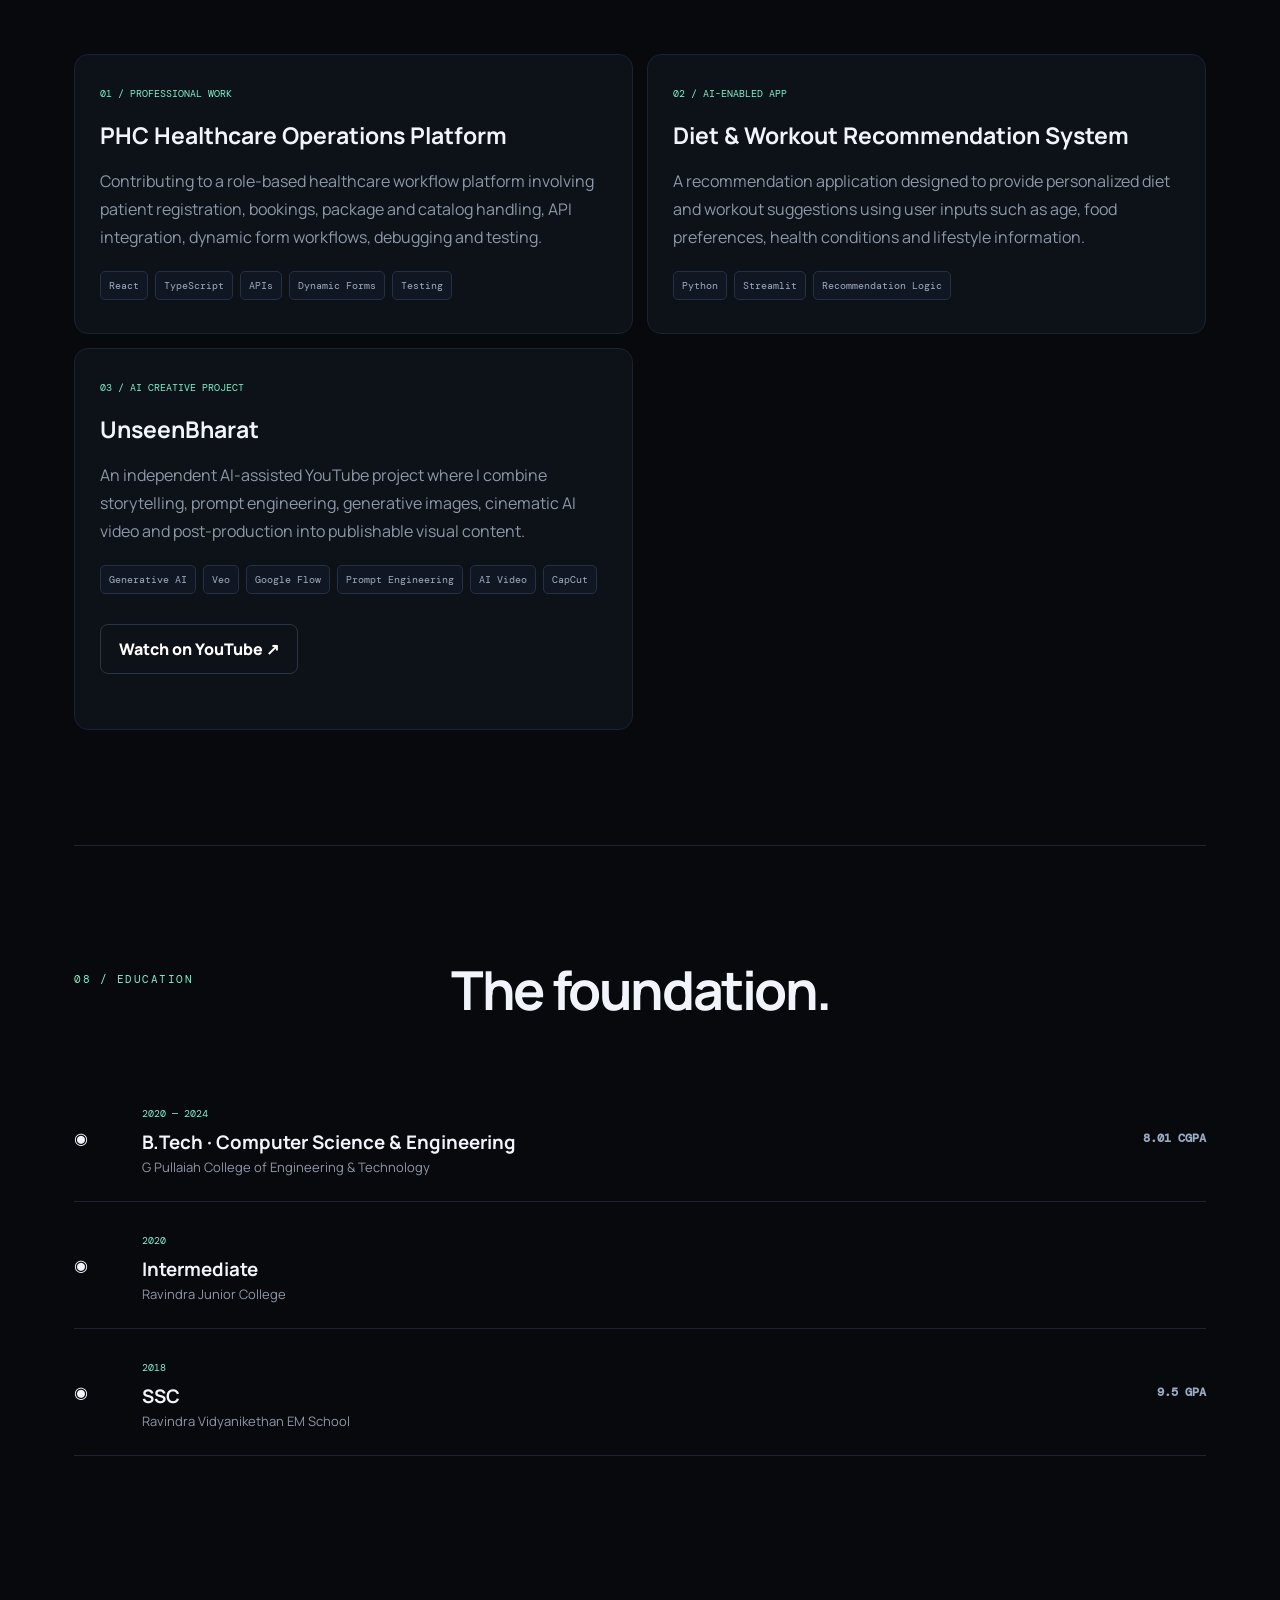
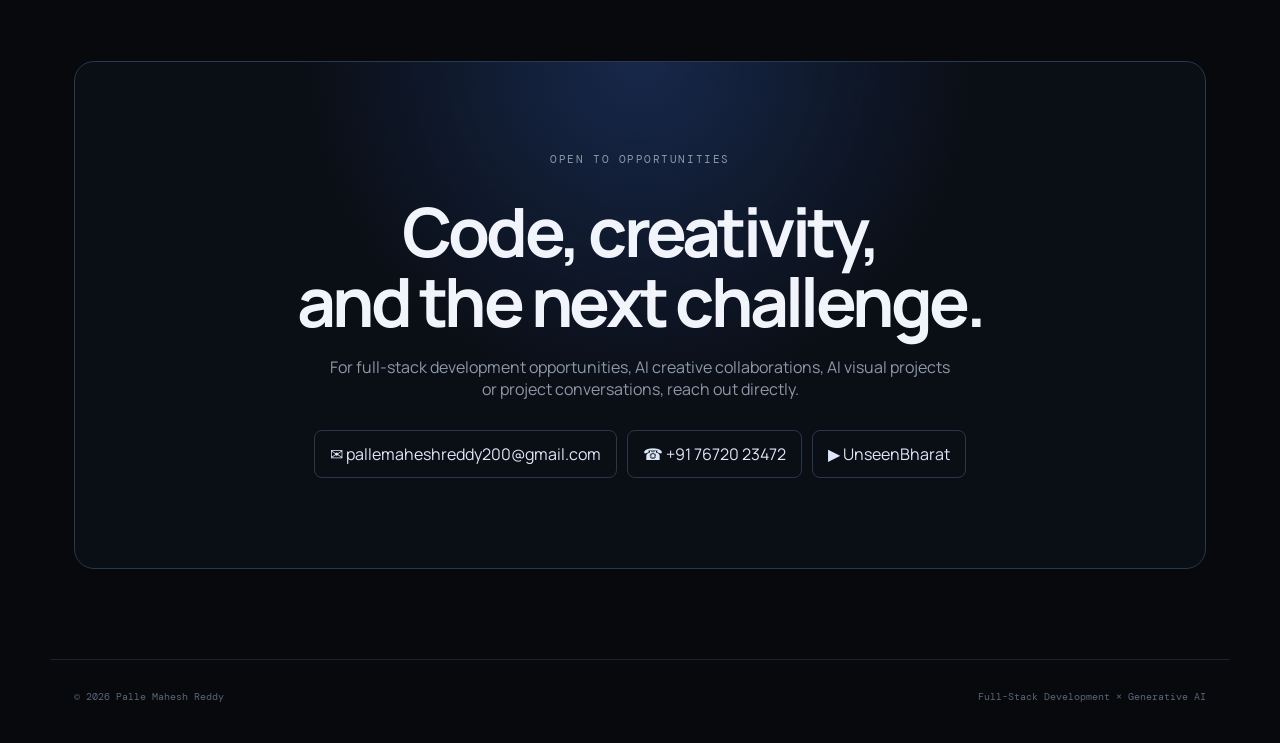
<file: mahi-portfolio-final/index.html>
<!doctype html>
<html lang="en">

<head>
  <meta charset="UTF-8">

  <meta
    name="viewport"
    content="width=device-width, initial-scale=1"
  >

  <meta
    name="description"
    content="Palle Mahesh Reddy — Full-Stack Developer & AI Visual Creator"
  >

  <title>Palle Mahesh Reddy | Portfolio</title>

  <link rel="stylesheet" href="style.css">
</head>


<body>

  <!-- ================= HEADER ================= -->

  <header>

    <a class="logo" href="#home">
      PMR<span>.</span>
    </a>

    <nav>
      <a href="#home">home</a>
      <a href="#about">about</a>
      <a href="#experience">experience</a>
      <a href="#skills">skills</a>
      <a href="#ai">AI creative</a>
      <a href="#youtube">UnseenBharat</a>
      <a href="#projects">projects</a>
      <a href="#education">education</a>
      <a href="#contact">contact</a>
    </nav>

    <button class="hamb" aria-label="Menu">
      ☰
    </button>

  </header>


  <main>


    <!-- ================= HOME ================= -->

    <section id="home" class="hero">

      <div class="heroText reveal">

        <p class="kicker">
          <i></i>
          FULL-STACK DEVELOPER · AI VISUAL CREATOR
        </p>

        <h1>
          I build software.<br>
          I create <em>visual worlds.</em>
        </h1>

        <p class="lead">
          I'm <b>Palle Mahesh Reddy (Mahi)</b> — a developer
          working across frontend, backend and APIs while also
          building AI-powered visual stories, images and cinematic
          video experiences.
        </p>

        <div class="cta">

          <a class="primary" href="#projects">
            Explore my work ↗
          </a>

          <a
            class="ghost"
            href="https://www.youtube.com/@unseenbharath"
            target="_blank"
            rel="noopener noreferrer"
          >
            ▶ UnseenBharat
          </a>

        </div>

        <div class="meta">

          <span>
            ⌖ Chennai, India
          </span>

          <span>
            ✦ Code × AI × Visual Storytelling
          </span>

        </div>

      </div>


      <div class="heroArt reveal">

        <div class="ring r1"></div>
        <div class="ring r2"></div>

        <div class="core">
          <span>MAHI</span>
          <small>BUILD / CREATE / SHIP</small>
        </div>

        <div class="float f1">
          &lt;/&gt; React
        </div>

        <div class="float f2">
          ✦ AI Visuals
        </div>

        <div class="float f3">
          { API }
        </div>

      </div>

    </section>


    <!-- ================= ABOUT ================= -->

    <section id="about" class="block reveal">

      <div class="head">

        <p>
          01 / ABOUT
        </p>

        <h2>
          Engineering mindset.
          Creative edge.
        </h2>

      </div>


      <div class="about">

        <div>

          <p>
            I'm a Computer Science graduate growing as a
            full-stack developer through practical,
            production-oriented work. I enjoy understanding
            the complete journey of a feature — interface,
            state, API, backend logic and database.
          </p>

          <p>
            Alongside software development, I work with
            generative AI tools to create images, cinematic
            scenes, short-form videos and visual stories.
            I combine prompt engineering, AI generation,
            editing and storytelling into an end-to-end
            creative workflow.
          </p>

        </div>


        <div class="numbers">

          <b>
            2024
            <small>CSE Graduate</small>
          </b>

          <b>
            8.01
            <small>B.Tech CGPA</small>
          </b>

          <b>
            Full Stack
            <small>Development focus</small>
          </b>

          <b>
            AI Visuals
            <small>Creative production</small>
          </b>

        </div>

      </div>

    </section>


    <!-- ================= EXPERIENCE ================= -->

    <section id="experience" class="block reveal">

      <div class="head">

        <p>
          02 / EXPERIENCE
        </p>

        <h2>
          Learning by shipping
          real features.
        </h2>

      </div>


      <article class="experience">

        <span class="badge">
          CURRENT
        </span>

        <h3>
          Full-Stack Developer Intern
        </h3>

        <h4>
          Scrapify Ecotech
        </h4>

        <p>
          Working on production-oriented web workflows with
          React and TypeScript, API integration, form and state
          handling, backend data flows, debugging and testing.
        </p>

        <div class="chips">

          <span>React & TypeScript</span>
          <span>API Integration</span>
          <span>Dynamic Forms</span>
          <span>CRUD Flows</span>
          <span>Testing & Debugging</span>
          <span>Git Workflow</span>

        </div>

      </article>

    </section>


    <!-- ================= ENGINEERING SKILLS ================= -->

    <section id="skills" class="block reveal">

      <div class="head">

        <p>
          03 / ENGINEERING
        </p>

        <h2>
          My development toolkit.
        </h2>

      </div>


      <div class="grid4">


        <!-- Frontend -->

        <article class="card">

          <h3>
            ⌘ Frontend
          </h3>

          <div class="chips">

            <span>React</span>
            <span>JavaScript ES6</span>
            <span>TypeScript</span>
            <span>HTML5</span>
            <span>CSS3</span>
            <span>Bootstrap</span>
            <span>Vite</span>

          </div>

        </article>


        <!-- Backend -->

        <article class="card">

          <h3>
            ⚙ Backend
          </h3>

          <div class="chips">

            <span>Python</span>
            <span>Django</span>
            <span>Flask</span>
            <span>FastAPI</span>
            <span>Node / Express</span>
            <span>REST APIs</span>

          </div>

        </article>


        <!-- Database -->

        <article class="card">

          <h3>
            ▦ Data
          </h3>

          <div class="chips">

            <span>SQL</span>
            <span>MySQL</span>
            <span>PostgreSQL</span>
            <span>SQLite</span>
            <span>MongoDB</span>
            <span>SQL Server</span>

          </div>

        </article>


        <!-- Development Tools -->

        <article class="card">

          <h3>
            ◇ Developer Tools
          </h3>

          <div class="chips">

            <span>Git</span>
            <span>GitHub</span>
            <span>Docker</span>
            <span>VS Code</span>
            <span>Cursor</span>
            <span>GitHub Copilot</span>

          </div>

        </article>


      </div>

    </section>


    <!-- ================= AI CREATIVE ================= -->

    <section id="ai" class="block aiBlock reveal">

      <div class="head">

        <p>
          04 / AI CREATIVE
        </p>

        <h2>
          AI is part of
          my creative toolkit.
        </h2>

      </div>


      <p class="intro">
        I work with generative AI across research, coding,
        prompt engineering, image generation, video generation,
        voice, storytelling and content optimization. My workflow
        goes beyond generating a single image — I use multiple
        tools together to take an idea from concept to a
        finished piece of content.
      </p>


      <div class="aiGrid">


        <!-- AI Assistants -->

        <article class="aiCard">

          <div class="aiNum">
            01
          </div>

          <h3>
            ◇ AI Assistants & Research
          </h3>

          <p>
            Research, ideation, scripting, problem solving,
            prompt development and creative planning.
          </p>

          <div class="chips">

            <span>ChatGPT</span>
            <span>Claude</span>
            <span>Gemini</span>
            <span>Perplexity</span>
            <span>DeepSeek</span>

          </div>

        </article>


        <!-- AI Coding -->

        <article class="aiCard">

          <div class="aiNum">
            02
          </div>

          <h3>
            &lt;/&gt; AI Coding
          </h3>

          <p>
            AI-assisted development, debugging, code
            understanding, implementation support and
            development workflow acceleration.
          </p>

          <div class="chips">

            <span>GitHub Copilot</span>
            <span>Cursor</span>
            <span>Blackbox AI</span>
            <span>Ollama</span>
            <span>ChatGPT</span>

          </div>

        </article>


        <!-- AI Images -->

        <article class="aiCard">

          <div class="aiNum">
            03
          </div>

          <h3>
            ✦ AI Image Generation
          </h3>

          <p>
            Cinematic image prompting, character references,
            composition, lighting, historical and mythological
            visual development and iterative prompt refinement.
          </p>

          <div class="chips">

            <span>ChatGPT</span>
            <span>Gemini</span>
            <span>Higgsfield</span>
            <span>Leonardo AI</span>
            <span>Canva</span>

          </div>

        </article>


        <!-- AI Video -->

        <article class="aiCard">

          <div class="aiNum">
            04
          </div>

          <h3>
            ▶ AI Video Generation
          </h3>

          <p>
            Text-to-video and image-to-video generation,
            cinematic camera direction, scene continuity,
            vertical Shorts and widescreen cinematic sequences.
          </p>

          <div class="chips">

            <span>Veo</span>
            <span>Google Flow</span>
            <span>Higgsfield</span>
            <span>Kling</span>
            <span>Vids</span>
            <span>Runway</span>
            <span>Luma AI</span>

          </div>

        </article>


        <!-- Voice / Audio -->

        <article class="aiCard">

          <div class="aiNum">
            05
          </div>

          <h3>
            ♫ AI Voice & Audio
          </h3>

          <p>
            Voice generation and AI-assisted audio workflows
            for narration-driven videos and creative content.
          </p>

          <div class="chips">

            <span>ElevenLabs</span>
            <span>Suno</span>

          </div>

        </article>


        <!-- Growth -->

        <article class="aiCard">

          <div class="aiNum">
            06
          </div>

          <h3>
            ↗ Content & Growth Tools
          </h3>

          <p>
            Video research, topic discovery, YouTube
            optimization, content planning and audience-focused
            publishing workflows.
          </p>

          <div class="chips">

            <span>vidIQ</span>
            <span>Apollo</span>
            <span>Canva</span>

          </div>

        </article>


        <!-- Prompt Engineering -->

        <article class="aiCard">

          <div class="aiNum">
            07
          </div>

          <h3>
            ⌁ Prompt Engineering
          </h3>

          <p>
            Structured prompting for characters, camera
            movement, visual composition, lighting, scene
            continuity, narration and multi-shot sequences.
          </p>

          <div class="chips">

            <span>Character Continuity</span>
            <span>Scene Breakdown</span>
            <span>Shot Prompts</span>
            <span>Camera Direction</span>
            <span>Visual Direction</span>
            <span>Prompt Iteration</span>

          </div>

        </article>


        <!-- Post Production -->

        <article class="aiCard">

          <div class="aiNum">
            08
          </div>

          <h3>
            ◈ Post-Production
          </h3>

          <p>
            Taking generated assets through editing,
            sequencing, visual enhancement and final
            preparation for publishing.
          </p>

          <div class="chips">

            <span>CapCut</span>
            <span>VN</span>
            <span>Snapseed</span>
            <span>Lightroom</span>
            <span>Canva</span>

          </div>

        </article>


      </div>

    </section>


    <!-- ================= AI TOOL STACK ================= -->

    <section class="block reveal">

      <div class="head">

        <p>
          05 / AI TOOL STACK
        </p>

        <h2>
          Tools I work with.
        </h2>

      </div>


      <div class="experience">

        <span class="badge">
          AI ECOSYSTEM
        </span>

        <h3>
          My Generative AI Toolkit
        </h3>

        <p>
          A growing toolkit covering AI assistants, coding,
          research, visual generation, video, audio,
          local models and content workflows.
        </p>

        <div class="chips">

          <span>ChatGPT</span>
          <span>Claude</span>
          <span>Veo</span>
          <span>Google Flow</span>
          <span>Gemini</span>
          <span>Perplexity</span>
          <span>Higgsfield</span>
          <span>Google Vids</span>
          <span>GitHub Copilot</span>
          <span>Blackbox AI</span>
          <span>ElevenLabs</span>
          <span>Cursor</span>
          <span>Ollama</span>
          <span>DeepSeek</span>
          <span>Kling</span>
          <span>vidIQ</span>
          <span>Apollo</span>

          <!-- Additional tools -->
          <span>Canva</span>
          <span>Runway</span>
          <span>Luma AI</span>
          <span>Leonardo AI</span>
          <span>Suno</span>
          <span>GitHub Copilot</span>

        </div>

      </div>

    </section>


    <!-- ================= UNSEENBHARAT ================= -->

    <section id="youtube" class="block reveal">

      <div class="head">

        <p>
          06 / AI CONTENT PROJECT
        </p>

        <h2>
          UnseenBharat.
          AI storytelling in practice.
        </h2>

      </div>


      <article class="experience">

        <span class="badge">
          YOUTUBE · CREATOR PROJECT
        </span>

        <h3>
          UnseenBharat
        </h3>

        <h4>
          AI-Assisted Visual Storytelling
        </h4>

        <p>
          UnseenBharat is my independent YouTube content
          project where I use AI-assisted production workflows
          to create visual stories around Indian history,
          mythology, temples and devotional subjects.
        </p>

        <p>
          I work across the complete content pipeline —
          developing ideas, structuring stories, breaking
          narratives into individual scenes, engineering
          prompts, generating images and video shots,
          maintaining character and visual continuity,
          editing the final sequence and preparing content
          for YouTube publishing.
        </p>

        <div class="chips">

          <span>Topic Ideation</span>
          <span>Story Development</span>
          <span>Scene Breakdown</span>
          <span>Prompt Engineering</span>
          <span>AI Image Generation</span>
          <span>AI Video Generation</span>
          <span>Character Continuity</span>
          <span>Cinematic Direction</span>
          <span>Video Editing</span>
          <span>Thumbnail Creation</span>
          <span>YouTube Publishing</span>

        </div>


        <div class="cta">

          <a
            class="primary"
            href="https://www.youtube.com/@unseenbharath"
            target="_blank"
            rel="noopener noreferrer"
          >
            ▶ View UnseenBharat ↗
          </a>

        </div>

      </article>

    </section>


    <!-- ================= PROJECTS ================= -->

    <section id="projects" class="block reveal">

      <div class="head">

        <p>
          07 / SELECTED WORK
        </p>

        <h2>
          Things I've built
          and contributed to.
        </h2>

      </div>


      <div class="projectGrid">


        <!-- PHC -->

        <article class="project">

          <small>
            01 / PROFESSIONAL WORK
          </small>

          <h3>
            PHC Healthcare Operations Platform
          </h3>

          <p>
            Contributing to a role-based healthcare workflow
            platform involving patient registration, bookings,
            package and catalog handling, API integration,
            dynamic form workflows, debugging and testing.
          </p>

          <div class="chips">

            <span>React</span>
            <span>TypeScript</span>
            <span>APIs</span>
            <span>Dynamic Forms</span>
            <span>Testing</span>

          </div>

        </article>


        <!-- Diet Workout -->

        <article class="project">

          <small>
            02 / AI-ENABLED APP
          </small>

          <h3>
            Diet & Workout Recommendation System
          </h3>

          <p>
            A recommendation application designed to provide
            personalized diet and workout suggestions using
            user inputs such as age, food preferences,
            health conditions and lifestyle information.
          </p>

          <div class="chips">

            <span>Python</span>
            <span>Streamlit</span>
            <span>Recommendation Logic</span>

          </div>

        </article>


        <!-- UnseenBharat -->

        <article class="project">

          <small>
            03 / AI CREATIVE PROJECT
          </small>

          <h3>
            UnseenBharat
          </h3>

          <p>
            An independent AI-assisted YouTube project where
            I combine storytelling, prompt engineering,
            generative images, cinematic AI video and
            post-production into publishable visual content.
          </p>

          <div class="chips">

            <span>Generative AI</span>
            <span>Veo</span>
            <span>Google Flow</span>
            <span>Prompt Engineering</span>
            <span>AI Video</span>
            <span>CapCut</span>

          </div>


          <div class="cta">

            <a
              class="ghost"
              href="https://www.youtube.com/@unseenbharath"
              target="_blank"
              rel="noopener noreferrer"
            >
              Watch on YouTube ↗
            </a>

          </div>

        </article>


      </div>

    </section>


    <!-- ================= EDUCATION ================= -->

    <section id="education" class="block reveal">

      <div class="head">

        <p>
          08 / EDUCATION
        </p>

        <h2>
          The foundation.
        </h2>

      </div>


      <!-- BTech -->

      <div class="edu">

        <span>
          ◉
        </span>

        <div>

          <small>
            2020 — 2024
          </small>

          <h3>
            B.Tech · Computer Science & Engineering
          </h3>

          <p>
            G Pullaiah College of Engineering & Technology
          </p>

        </div>

        <strong>
          8.01 CGPA
        </strong>

      </div>


      <!-- Intermediate -->

      <div class="edu">

        <span>
          ◉
        </span>

        <div>

          <small>
            2020
          </small>

          <h3>
            Intermediate
          </h3>

          <p>
            Ravindra Junior College
          </p>

        </div>

      </div>


      <!-- SSC -->

      <div class="edu">

        <span>
          ◉
        </span>

        <div>

          <small>
            2018
          </small>

          <h3>
            SSC
          </h3>

          <p>
            Ravindra Vidyanikethan EM School
          </p>

        </div>

        <strong>
          9.5 GPA
        </strong>

      </div>

    </section>


    <!-- ================= CONTACT ================= -->

    <section id="contact" class="contact reveal">

      <p class="kicker">
        OPEN TO OPPORTUNITIES
      </p>

      <h2>
        Code, creativity,<br>
        and the next challenge.
      </h2>

      <p>
        For full-stack development opportunities,
        AI creative collaborations, AI visual projects
        or project conversations, reach out directly.
      </p>


      <div>

        <a href="mailto:pallemaheshreddy200@gmail.com">
          ✉ pallemaheshreddy200@gmail.com
        </a>

        <a href="tel:+917672023472">
          ☎ +91 76720 23472
        </a>

        <a
          href="https://www.youtube.com/@unseenbharath"
          target="_blank"
          rel="noopener noreferrer"
        >
          ▶ UnseenBharat
        </a>

      </div>

    </section>


  </main>


  <!-- ================= FOOTER ================= -->

  <footer>

    © 2026 Palle Mahesh Reddy

    <span>
      Full-Stack Development × Generative AI
    </span>

  </footer>


  <script src="script.js"></script>

</body>

</html>
</file>
<file: style.css>
@import url('https://fonts.googleapis.com/css2?family=DM+Mono:wght@400;500&family=Manrope:wght@400;500;600;700;800&display=swap');

/* ================= ROOT ================= */

:root {
  --bg: #07090d;
  --card: #0d1118;
  --line: #1b2330;
  --txt: #f1f5fb;
  --muted: #8d98a8;
  --a: #7c9cff;
  --b: #7bf1c8;
}

/* ================= GLOBAL ================= */

* {
  box-sizing: border-box;
}

html {
  scroll-behavior: smooth;
}

body {
  margin: 0;
  background: #07090d;
  color: #f1f5fb;
  font-family: 'Manrope', sans-serif;
}
body::before {
  content: '';
  position: fixed;
  inset: 0;
  pointer-events: none;

  background:
    radial-gradient(circle at 80% 10%, #172044 0, transparent 30%),
    radial-gradient(circle at 10% 60%, #0c2824 0, transparent 25%);

  opacity: 0.45;
  z-index: -2;
}

button,
a {
  font: inherit;
}

/* ================= HEADER ================= */

header {
  position: fixed;
  z-index: 20;

  top: 0;
  left: 0;
  right: 0;

  height: 72px;

  display: flex;
  align-items: center;
  justify-content: space-between;

  padding: 0 max(24px, calc((100vw - 1180px) / 2));

  background: #07090dcc;
  backdrop-filter: blur(18px);

  border-bottom: 1px solid #ffffff0c;
}

/* ================= LOGO ================= */

.logo {
  border: 0;
  background: none;

  color: #fff;

  font-size: 25px;
  font-weight: 800;

  text-decoration: none;
}

.logo span {
  color: var(--b);
}

/* ================= NAVIGATION ================= */

nav {
  display: flex;
  gap: 3px;
}

nav a {
  color: #6f7a89;

  font-size: 12px;
  text-transform: capitalize;

  padding: 9px;

  text-decoration: none;

  transition: color 0.2s ease;
}

nav a.on,
nav a:hover {
  color: #fff;
}

.hamb {
  display: none;

  border: 0;
  background: none;

  color: #fff;

  cursor: pointer;
}

/* ================= MAIN ================= */

main,
footer {
  max-width: 1180px;

  margin: auto;

  padding-left: 24px;
  padding-right: 24px;
}

/* ================= HERO ================= */

.hero {
  min-height: 100vh;

  display: grid;

  grid-template-columns: 1.15fr 0.85fr;

  align-items: center;

  gap: 60px;

  padding-top: 90px;
}

.kicker,
.head > p {
  font-family: 'DM Mono', monospace;
  font-size: 11px;

  letter-spacing: 0.14em;

  color: var(--b);
}

.kicker i {
  display: inline-block;

  width: 7px;
  height: 7px;

  border-radius: 50%;

  background: var(--b);

  box-shadow: 0 0 15px var(--b);

  margin-right: 7px;
}

/* ================= HERO TITLE ================= */

.hero h1 {
  font-size: clamp(50px, 6.3vw, 82px);

  line-height: 0.98;

  letter-spacing: -0.06em;

  margin: 24px 0;

  color: #f1f5fb;
}

.hero h1 em {
  font-style: normal;

  color: var(--a);
}

/* ================= HERO DESCRIPTION ================= */

.lead {
  max-width: 690px;

  color: var(--muted);

  font-size: 17px;

  line-height: 1.8;
}

.lead b {
  color: #dfe8f7;
}

/* ================= CTA ================= */

.cta {
  display: flex;

  gap: 10px;

  margin: 30px 0;
}

.cta a {
  display: flex;

  align-items: center;

  gap: 8px;

  padding: 13px 18px;

  border-radius: 8px;

  text-decoration: none;

  font-weight: 800;
}

.cta .primary {
  border: 1px solid var(--a);

  background: var(--a);

  color: #07101e;
}

.cta .ghost {
  background: transparent;

  color: #fff;

  border: 1px solid #2a3545;
}

/* ================= META ================= */

.meta {
  display: flex;

  gap: 22px;

  color: #687486;

  font-size: 12px;
}

.meta span {
  display: flex;

  align-items: center;

  gap: 6px;
}

/* ================= HERO ART ================= */

.heroArt {
  height: 480px;

  position: relative;

  display: grid;

  place-items: center;
}

.ring {
  position: absolute;

  border: 1px solid #7698ff35;

  border-radius: 50%;

  animation: spin 18s linear infinite;
}

.r1 {
  width: 360px;
  height: 360px;
}

.r2 {
  width: 270px;
  height: 270px;

  border-style: dashed;

  animation-direction: reverse;
  animation-duration: 13s;
}

.core {
  width: 180px;
  height: 180px;

  border-radius: 50%;

  display: grid;

  place-content: center;

  text-align: center;

  background:
    radial-gradient(
      circle,
      #1d2d52,
      #0d1422 65%
    );

  border: 1px solid #658bff55;

  box-shadow: 0 0 80px #526fff1c;
}

.core span {
  font-size: 32px;

  font-weight: 800;

  letter-spacing: 0.08em;
}

.core small {
  font-family: 'DM Mono', monospace;

  font-size: 8px;

  color: #73829a;

  margin-top: 6px;
}

/* ================= FLOATING LABELS ================= */

.float {
  position: absolute;

  padding: 10px 13px;

  border: 1px solid #263246;

  background: #0b1019cc;

  backdrop-filter: blur(10px);

  border-radius: 8px;

  font-family: 'DM Mono', monospace;

  font-size: 10px;

  color: #9eb3d4;
}

.f1 {
  top: 75px;
  left: 20px;
}

.f2 {
  right: 5px;
  top: 190px;
}

.f3 {
  bottom: 70px;
  left: 70px;
}

@keyframes spin {
  to {
    transform: rotate(360deg);
  }
}

/* ================= GENERAL SECTIONS ================= */

.block {
  padding: 115px 0;

  border-top: 1px solid var(--line);
}

.head {
  display: grid;

  grid-template-columns: 1fr 2fr;

  margin-bottom: 55px;
}

.head h2 {
  margin: 0;

  font-size: clamp(34px, 4.2vw, 55px);

  letter-spacing: -0.045em;

  line-height: 1.08;
}

/* ================= ABOUT ================= */

.about {
  display: grid;

  grid-template-columns: 1fr 1fr;

  gap: 70px;
}

.about > div:first-child {
  color: #a2adbc;

  line-height: 1.85;

  font-size: 16px;
}

.numbers {
  display: grid;

  grid-template-columns: 1fr 1fr;

  border: 1px solid var(--line);

  border-radius: 14px;

  overflow: hidden;
}

.numbers b {
  padding: 27px;

  border: 1px solid #ffffff08;

  font-size: 22px;
}

.numbers small {
  display: block;

  font-size: 11px;

  color: #687589;

  margin-top: 7px;

  font-weight: 500;
}

/* ================= EXPERIENCE ================= */

.experience {
  max-width: 820px;

  margin-left: auto;

  padding: 34px;

  border: 1px solid #253248;

  background:
    linear-gradient(
      135deg,
      #0e1520,
      #0a0e15
    );

  border-radius: 15px;
}

.badge {
  font-family: 'DM Mono', monospace;

  font-size: 9px;

  color: var(--b);

  border: 1px solid #315a52;

  padding: 5px 7px;

  border-radius: 5px;
}

.experience h3 {
  font-size: 27px;

  margin: 17px 0 3px;
}

.experience h4 {
  color: var(--a);

  margin: 0 0 20px;
}

.experience p,
.intro,
.aiCard p,
.project p {
  color: var(--muted);

  line-height: 1.75;
}

/* ================= CHIPS ================= */

.chips {
  display: flex;

  flex-wrap: wrap;

  gap: 7px;

  margin-top: 20px;
}

.chips span {
  font-family: 'DM Mono', monospace;

  font-size: 10px;

  color: #9eacc1;

  border: 1px solid #253044;

  background: #101722;

  padding: 7px 8px;

  border-radius: 5px;
}

/* ================= SKILLS ================= */

.grid4 {
  display: grid;

  grid-template-columns: repeat(4, 1fr);

  gap: 13px;
}

.card,
.aiCard,
.project {
  border: 1px solid var(--line);

  background: var(--card);

  border-radius: 14px;

  padding: 25px;

  transition:
    transform 0.3s ease,
    border-color 0.3s ease;
}

.card:hover,
.aiCard:hover,
.project:hover {
  transform: translateY(-6px);

  border-color: #49679b;
}

.card h3 {
  margin: 18px 0;
}

/* ================= AI ================= */

.aiBlock {
  position: relative;
}

.intro {
  max-width: 760px;

  margin: -20px 0 40px auto;
}

.aiGrid {
  display: grid;

  grid-template-columns: 1fr 1fr;

  gap: 14px;
}

.aiCard {
  min-height: 285px;

  position: relative;
}

.aiNum {
  position: absolute;

  right: 22px;
  top: 17px;

  font-family: 'DM Mono', monospace;

  font-size: 34px;

  color: #1a2434;
}

.aiCard h3 {
  font-size: 22px;

  margin: 18px 0 8px;
}

/* ================= PROJECTS ================= */

.projectGrid {
  display: grid;

  grid-template-columns: 1fr 1fr;

  gap: 14px;
}

.project {
  min-height: 280px;
}

.project small {
  font-family: 'DM Mono', monospace;

  font-size: 10px;

  color: var(--b);
}

.project h3 {
  font-size: 23px;

  margin: 17px 0 8px;
}

/* ================= EDUCATION ================= */

.edu {
  display: grid;

  grid-template-columns: 50px 1fr auto;

  gap: 18px;

  align-items: center;

  padding: 25px 0;

  border-bottom: 1px solid var(--line);
}

.edu small {
  font-family: 'DM Mono', monospace;

  font-size: 10px;

  color: var(--b);
}

.edu h3 {
  margin: 7px 0 3px;
}

.edu p {
  margin: 0;

  color: var(--muted);

  font-size: 13px;
}

.edu strong {
  font-family: 'DM Mono', monospace;

  font-size: 12px;

  color: #9aaac0;
}

/* ================= CONTACT ================= */

.contact {
  text-align: center;

  margin: 90px 0;

  padding: 90px 30px;

  border: 1px solid #283851;

  border-radius: 20px;

  background:
    radial-gradient(
      circle at 50% 0,
      #17284b,
      transparent 45%
    ),
    #0a0e15;
}

.contact h2 {
  font-size: clamp(42px, 5.5vw, 68px);

  line-height: 1.03;

  letter-spacing: -0.055em;

  margin: 20px;
}

.contact > p {
  color: var(--muted);

  max-width: 620px;

  margin: 0 auto 30px;
}

.contact > div {
  display: flex;

  justify-content: center;

  gap: 10px;

  flex-wrap: wrap;
}

.contact a {
  display: flex;

  gap: 8px;

  align-items: center;

  color: #dce7f8;

  text-decoration: none;

  border: 1px solid #2a374b;

  padding: 12px 15px;

  border-radius: 8px;
}

/* ================= FOOTER ================= */

footer {
  border-top: 1px solid var(--line);

  padding-top: 30px;
  padding-bottom: 40px;

  color: #596678;

  font-family: 'DM Mono', monospace;

  font-size: 10px;

  display: flex;

  justify-content: space-between;
}

/* ================= REVEAL ANIMATION ================= */

.reveal {
  opacity: 0;

  transform: translateY(25px);

  transition:
    opacity 0.75s ease,
    transform 0.75s ease;
}

.reveal.show {
  opacity: 1;

  transform: translateY(0);
}

/* ================= TABLET ================= */

@media (max-width: 850px) {

  nav {
    display: none;

    position: absolute;

    top: 72px;
    left: 15px;
    right: 15px;

    padding: 10px;

    background: #0c111a;

    border: 1px solid var(--line);

    border-radius: 10px;

    flex-direction: column;
  }

  nav.open {
    display: flex;
  }

  .hamb {
    display: block;
  }

  .hero {
    grid-template-columns: 1fr;

    padding-top: 130px;
  }

  .heroArt {
    height: 370px;
  }

  .head {
    grid-template-columns: 1fr;

    gap: 15px;
  }

  .about {
    grid-template-columns: 1fr;
  }

  .grid4 {
    grid-template-columns: 1fr 1fr;
  }

  .aiGrid,
  .projectGrid {
    grid-template-columns: 1fr;
  }

  .intro {
    margin: 0 0 35px;
  }

  .block {
    padding: 85px 0;
  }
}

/* ================= MOBILE ================= */

@media (max-width: 520px) {

  .hero h1 {
    font-size: 48px;
  }

  .heroArt {
    display: none;
  }

  .grid4,
  .numbers {
    grid-template-columns: 1fr;
  }

  .meta,
  .cta {
    flex-direction: column;
  }

  .edu {
    grid-template-columns: 35px 1fr;
  }

  .edu strong {
    grid-column: 2;
  }

  footer {
    flex-direction: column;

    gap: 8px;
  }
}

/* ================= ACCESSIBILITY ================= */

@media (prefers-reduced-motion: reduce) {

  * {
    scroll-behavior: auto !important;

    animation: none !important;

    transition: none !important;
  }

  .reveal {
    opacity: 1;

    transform: none;
  }
}
</file>
<file: mahi-portfolio-final/style.css>
@import url('https://fonts.googleapis.com/css2?family=DM+Mono:wght@400;500&family=Manrope:wght@400;500;600;700;800&display=swap');

/* ================= ROOT ================= */

:root {
  --bg: #07090d;
  --card: #0d1118;
  --line: #1b2330;
  --txt: #f1f5fb;
  --muted: #8d98a8;
  --a: #7c9cff;
  --b: #7bf1c8;
}

/* ================= GLOBAL ================= */

* {
  box-sizing: border-box;
}

html {
  scroll-behavior: smooth;
}

body {
  margin: 0;
  background: #07090d;
  color: #f1f5fb;
  font-family: 'Manrope', sans-serif;
}
body::before {
  content: '';
  position: fixed;
  inset: 0;
  pointer-events: none;

  background:
    radial-gradient(circle at 80% 10%, #172044 0, transparent 30%),
    radial-gradient(circle at 10% 60%, #0c2824 0, transparent 25%);

  opacity: 0.45;
  z-index: -2;
}

button,
a {
  font: inherit;
}

/* ================= HEADER ================= */

header {
  position: fixed;
  z-index: 20;

  top: 0;
  left: 0;
  right: 0;

  height: 72px;

  display: flex;
  align-items: center;
  justify-content: space-between;

  padding: 0 max(24px, calc((100vw - 1180px) / 2));

  background: #07090dcc;
  backdrop-filter: blur(18px);

  border-bottom: 1px solid #ffffff0c;
}

/* ================= LOGO ================= */

.logo {
  border: 0;
  background: none;

  color: #fff;

  font-size: 25px;
  font-weight: 800;

  text-decoration: none;
}

.logo span {
  color: var(--b);
}

/* ================= NAVIGATION ================= */

nav {
  display: flex;
  gap: 3px;
}

nav a {
  color: #6f7a89;

  font-size: 12px;
  text-transform: capitalize;

  padding: 9px;

  text-decoration: none;

  transition: color 0.2s ease;
}

nav a.on,
nav a:hover {
  color: #fff;
}

.hamb {
  display: none;

  border: 0;
  background: none;

  color: #fff;

  cursor: pointer;
}

/* ================= MAIN ================= */

main,
footer {
  max-width: 1180px;

  margin: auto;

  padding-left: 24px;
  padding-right: 24px;
}

/* ================= HERO ================= */

.hero {
  min-height: 100vh;

  display: grid;

  grid-template-columns: 1.15fr 0.85fr;

  align-items: center;

  gap: 60px;

  padding-top: 90px;
}

.kicker,
.head > p {
  font-family: 'DM Mono', monospace;
  font-size: 11px;

  letter-spacing: 0.14em;

  color: var(--b);
}

.kicker i {
  display: inline-block;

  width: 7px;
  height: 7px;

  border-radius: 50%;

  background: var(--b);

  box-shadow: 0 0 15px var(--b);

  margin-right: 7px;
}

/* ================= HERO TITLE ================= */

.hero h1 {
  font-size: clamp(50px, 6.3vw, 82px);

  line-height: 0.98;

  letter-spacing: -0.06em;

  margin: 24px 0;

  color: #f1f5fb;
}

.hero h1 em {
  font-style: normal;

  color: var(--a);
}

/* ================= HERO DESCRIPTION ================= */

.lead {
  max-width: 690px;

  color: var(--muted);

  font-size: 17px;

  line-height: 1.8;
}

.lead b {
  color: #dfe8f7;
}

/* ================= CTA ================= */

.cta {
  display: flex;

  gap: 10px;

  margin: 30px 0;
}

.cta a {
  display: flex;

  align-items: center;

  gap: 8px;

  padding: 13px 18px;

  border-radius: 8px;

  text-decoration: none;

  font-weight: 800;
}

.cta .primary {
  border: 1px solid var(--a);

  background: var(--a);

  color: #07101e;
}

.cta .ghost {
  background: transparent;

  color: #fff;

  border: 1px solid #2a3545;
}

/* ================= META ================= */

.meta {
  display: flex;

  gap: 22px;

  color: #687486;

  font-size: 12px;
}

.meta span {
  display: flex;

  align-items: center;

  gap: 6px;
}

/* ================= HERO ART ================= */

.heroArt {
  height: 480px;

  position: relative;

  display: grid;

  place-items: center;
}

.ring {
  position: absolute;

  border: 1px solid #7698ff35;

  border-radius: 50%;

  animation: spin 18s linear infinite;
}

.r1 {
  width: 360px;
  height: 360px;
}

.r2 {
  width: 270px;
  height: 270px;

  border-style: dashed;

  animation-direction: reverse;
  animation-duration: 13s;
}

.core {
  width: 180px;
  height: 180px;

  border-radius: 50%;

  display: grid;

  place-content: center;

  text-align: center;

  background:
    radial-gradient(
      circle,
      #1d2d52,
      #0d1422 65%
    );

  border: 1px solid #658bff55;

  box-shadow: 0 0 80px #526fff1c;
}

.core span {
  font-size: 32px;

  font-weight: 800;

  letter-spacing: 0.08em;
}

.core small {
  font-family: 'DM Mono', monospace;

  font-size: 8px;

  color: #73829a;

  margin-top: 6px;
}

/* ================= FLOATING LABELS ================= */

.float {
  position: absolute;

  padding: 10px 13px;

  border: 1px solid #263246;

  background: #0b1019cc;

  backdrop-filter: blur(10px);

  border-radius: 8px;

  font-family: 'DM Mono', monospace;

  font-size: 10px;

  color: #9eb3d4;
}

.f1 {
  top: 75px;
  left: 20px;
}

.f2 {
  right: 5px;
  top: 190px;
}

.f3 {
  bottom: 70px;
  left: 70px;
}

@keyframes spin {
  to {
    transform: rotate(360deg);
  }
}

/* ================= GENERAL SECTIONS ================= */

.block {
  padding: 115px 0;

  border-top: 1px solid var(--line);
}

.head {
  display: grid;

  grid-template-columns: 1fr 2fr;

  margin-bottom: 55px;
}

.head h2 {
  margin: 0;

  font-size: clamp(34px, 4.2vw, 55px);

  letter-spacing: -0.045em;

  line-height: 1.08;
}

/* ================= ABOUT ================= */

.about {
  display: grid;

  grid-template-columns: 1fr 1fr;

  gap: 70px;
}

.about > div:first-child {
  color: #a2adbc;

  line-height: 1.85;

  font-size: 16px;
}

.numbers {
  display: grid;

  grid-template-columns: 1fr 1fr;

  border: 1px solid var(--line);

  border-radius: 14px;

  overflow: hidden;
}

.numbers b {
  padding: 27px;

  border: 1px solid #ffffff08;

  font-size: 22px;
}

.numbers small {
  display: block;

  font-size: 11px;

  color: #687589;

  margin-top: 7px;

  font-weight: 500;
}

/* ================= EXPERIENCE ================= */

.experience {
  max-width: 820px;

  margin-left: auto;

  padding: 34px;

  border: 1px solid #253248;

  background:
    linear-gradient(
      135deg,
      #0e1520,
      #0a0e15
    );

  border-radius: 15px;
}

.badge {
  font-family: 'DM Mono', monospace;

  font-size: 9px;

  color: var(--b);

  border: 1px solid #315a52;

  padding: 5px 7px;

  border-radius: 5px;
}

.experience h3 {
  font-size: 27px;

  margin: 17px 0 3px;
}

.experience h4 {
  color: var(--a);

  margin: 0 0 20px;
}

.experience p,
.intro,
.aiCard p,
.project p {
  color: var(--muted);

  line-height: 1.75;
}

/* ================= CHIPS ================= */

.chips {
  display: flex;

  flex-wrap: wrap;

  gap: 7px;

  margin-top: 20px;
}

.chips span {
  font-family: 'DM Mono', monospace;

  font-size: 10px;

  color: #9eacc1;

  border: 1px solid #253044;

  background: #101722;

  padding: 7px 8px;

  border-radius: 5px;
}

/* ================= SKILLS ================= */

.grid4 {
  display: grid;

  grid-template-columns: repeat(4, 1fr);

  gap: 13px;
}

.card,
.aiCard,
.project {
  border: 1px solid var(--line);

  background: var(--card);

  border-radius: 14px;

  padding: 25px;

  transition:
    transform 0.3s ease,
    border-color 0.3s ease;
}

.card:hover,
.aiCard:hover,
.project:hover {
  transform: translateY(-6px);

  border-color: #49679b;
}

.card h3 {
  margin: 18px 0;
}

/* ================= AI ================= */

.aiBlock {
  position: relative;
}

.intro {
  max-width: 760px;

  margin: -20px 0 40px auto;
}

.aiGrid {
  display: grid;

  grid-template-columns: 1fr 1fr;

  gap: 14px;
}

.aiCard {
  min-height: 285px;

  position: relative;
}

.aiNum {
  position: absolute;

  right: 22px;
  top: 17px;

  font-family: 'DM Mono', monospace;

  font-size: 34px;

  color: #1a2434;
}

.aiCard h3 {
  font-size: 22px;

  margin: 18px 0 8px;
}

/* ================= PROJECTS ================= */

.projectGrid {
  display: grid;

  grid-template-columns: 1fr 1fr;

  gap: 14px;
}

.project {
  min-height: 280px;
}

.project small {
  font-family: 'DM Mono', monospace;

  font-size: 10px;

  color: var(--b);
}

.project h3 {
  font-size: 23px;

  margin: 17px 0 8px;
}

/* ================= EDUCATION ================= */

.edu {
  display: grid;

  grid-template-columns: 50px 1fr auto;

  gap: 18px;

  align-items: center;

  padding: 25px 0;

  border-bottom: 1px solid var(--line);
}

.edu small {
  font-family: 'DM Mono', monospace;

  font-size: 10px;

  color: var(--b);
}

.edu h3 {
  margin: 7px 0 3px;
}

.edu p {
  margin: 0;

  color: var(--muted);

  font-size: 13px;
}

.edu strong {
  font-family: 'DM Mono', monospace;

  font-size: 12px;

  color: #9aaac0;
}

/* ================= CONTACT ================= */

.contact {
  text-align: center;

  margin: 90px 0;

  padding: 90px 30px;

  border: 1px solid #283851;

  border-radius: 20px;

  background:
    radial-gradient(
      circle at 50% 0,
      #17284b,
      transparent 45%
    ),
    #0a0e15;
}

.contact h2 {
  font-size: clamp(42px, 5.5vw, 68px);

  line-height: 1.03;

  letter-spacing: -0.055em;

  margin: 20px;
}

.contact > p {
  color: var(--muted);

  max-width: 620px;

  margin: 0 auto 30px;
}

.contact > div {
  display: flex;

  justify-content: center;

  gap: 10px;

  flex-wrap: wrap;
}

.contact a {
  display: flex;

  gap: 8px;

  align-items: center;

  color: #dce7f8;

  text-decoration: none;

  border: 1px solid #2a374b;

  padding: 12px 15px;

  border-radius: 8px;
}

/* ================= FOOTER ================= */

footer {
  border-top: 1px solid var(--line);

  padding-top: 30px;
  padding-bottom: 40px;

  color: #596678;

  font-family: 'DM Mono', monospace;

  font-size: 10px;

  display: flex;

  justify-content: space-between;
}

/* ================= REVEAL ANIMATION ================= */

.reveal {
  opacity: 0;

  transform: translateY(25px);

  transition:
    opacity 0.75s ease,
    transform 0.75s ease;
}

.reveal.show {
  opacity: 1;

  transform: translateY(0);
}

/* ================= TABLET ================= */

@media (max-width: 850px) {

  nav {
    display: none;

    position: absolute;

    top: 72px;
    left: 15px;
    right: 15px;

    padding: 10px;

    background: #0c111a;

    border: 1px solid var(--line);

    border-radius: 10px;

    flex-direction: column;
  }

  nav.open {
    display: flex;
  }

  .hamb {
    display: block;
  }

  .hero {
    grid-template-columns: 1fr;

    padding-top: 130px;
  }

  .heroArt {
    height: 370px;
  }

  .head {
    grid-template-columns: 1fr;

    gap: 15px;
  }

  .about {
    grid-template-columns: 1fr;
  }

  .grid4 {
    grid-template-columns: 1fr 1fr;
  }

  .aiGrid,
  .projectGrid {
    grid-template-columns: 1fr;
  }

  .intro {
    margin: 0 0 35px;
  }

  .block {
    padding: 85px 0;
  }
}

/* ================= MOBILE ================= */

@media (max-width: 520px) {

  .hero h1 {
    font-size: 48px;
  }

  .heroArt {
    display: none;
  }

  .grid4,
  .numbers {
    grid-template-columns: 1fr;
  }

  .meta,
  .cta {
    flex-direction: column;
  }

  .edu {
    grid-template-columns: 35px 1fr;
  }

  .edu strong {
    grid-column: 2;
  }

  footer {
    flex-direction: column;

    gap: 8px;
  }
}

/* ================= ACCESSIBILITY ================= */

@media (prefers-reduced-motion: reduce) {

  * {
    scroll-behavior: auto !important;

    animation: none !important;

    transition: none !important;
  }

  .reveal {
    opacity: 1;

    transform: none;
  }
}
</file>
